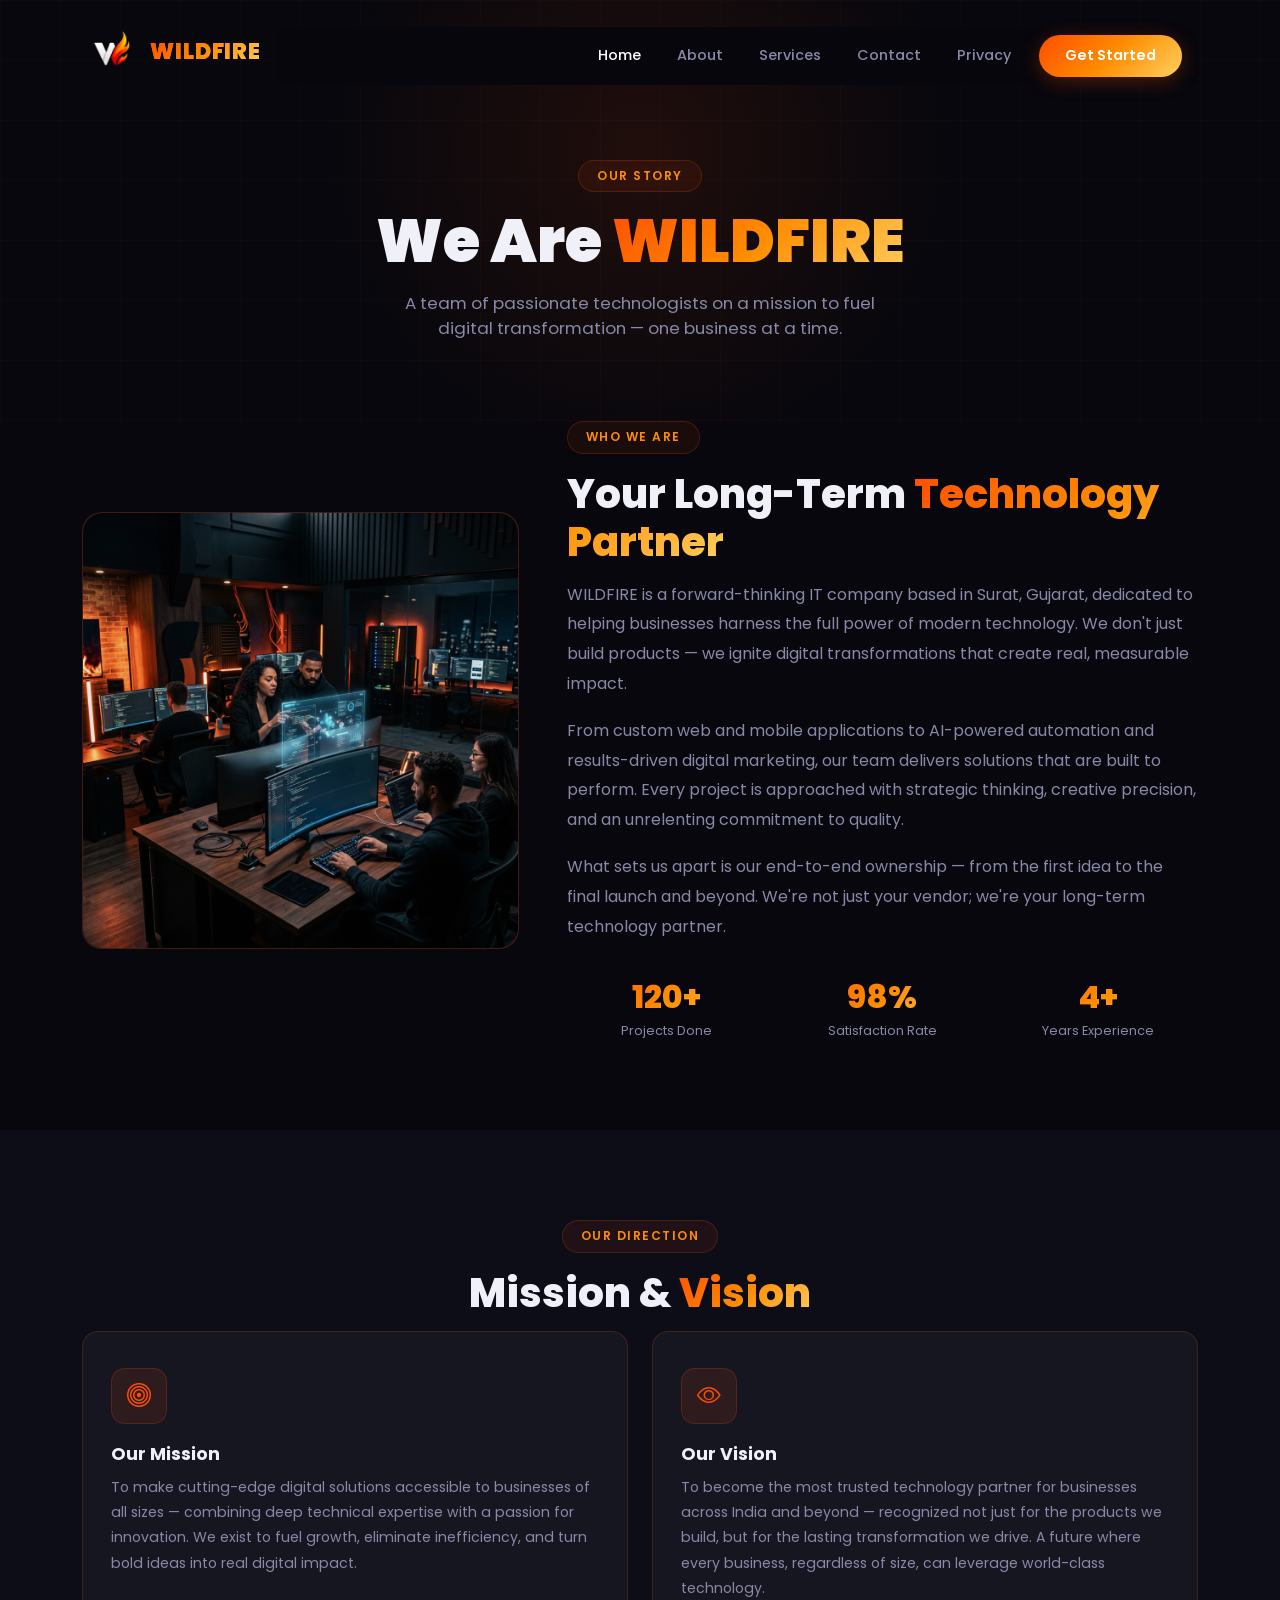
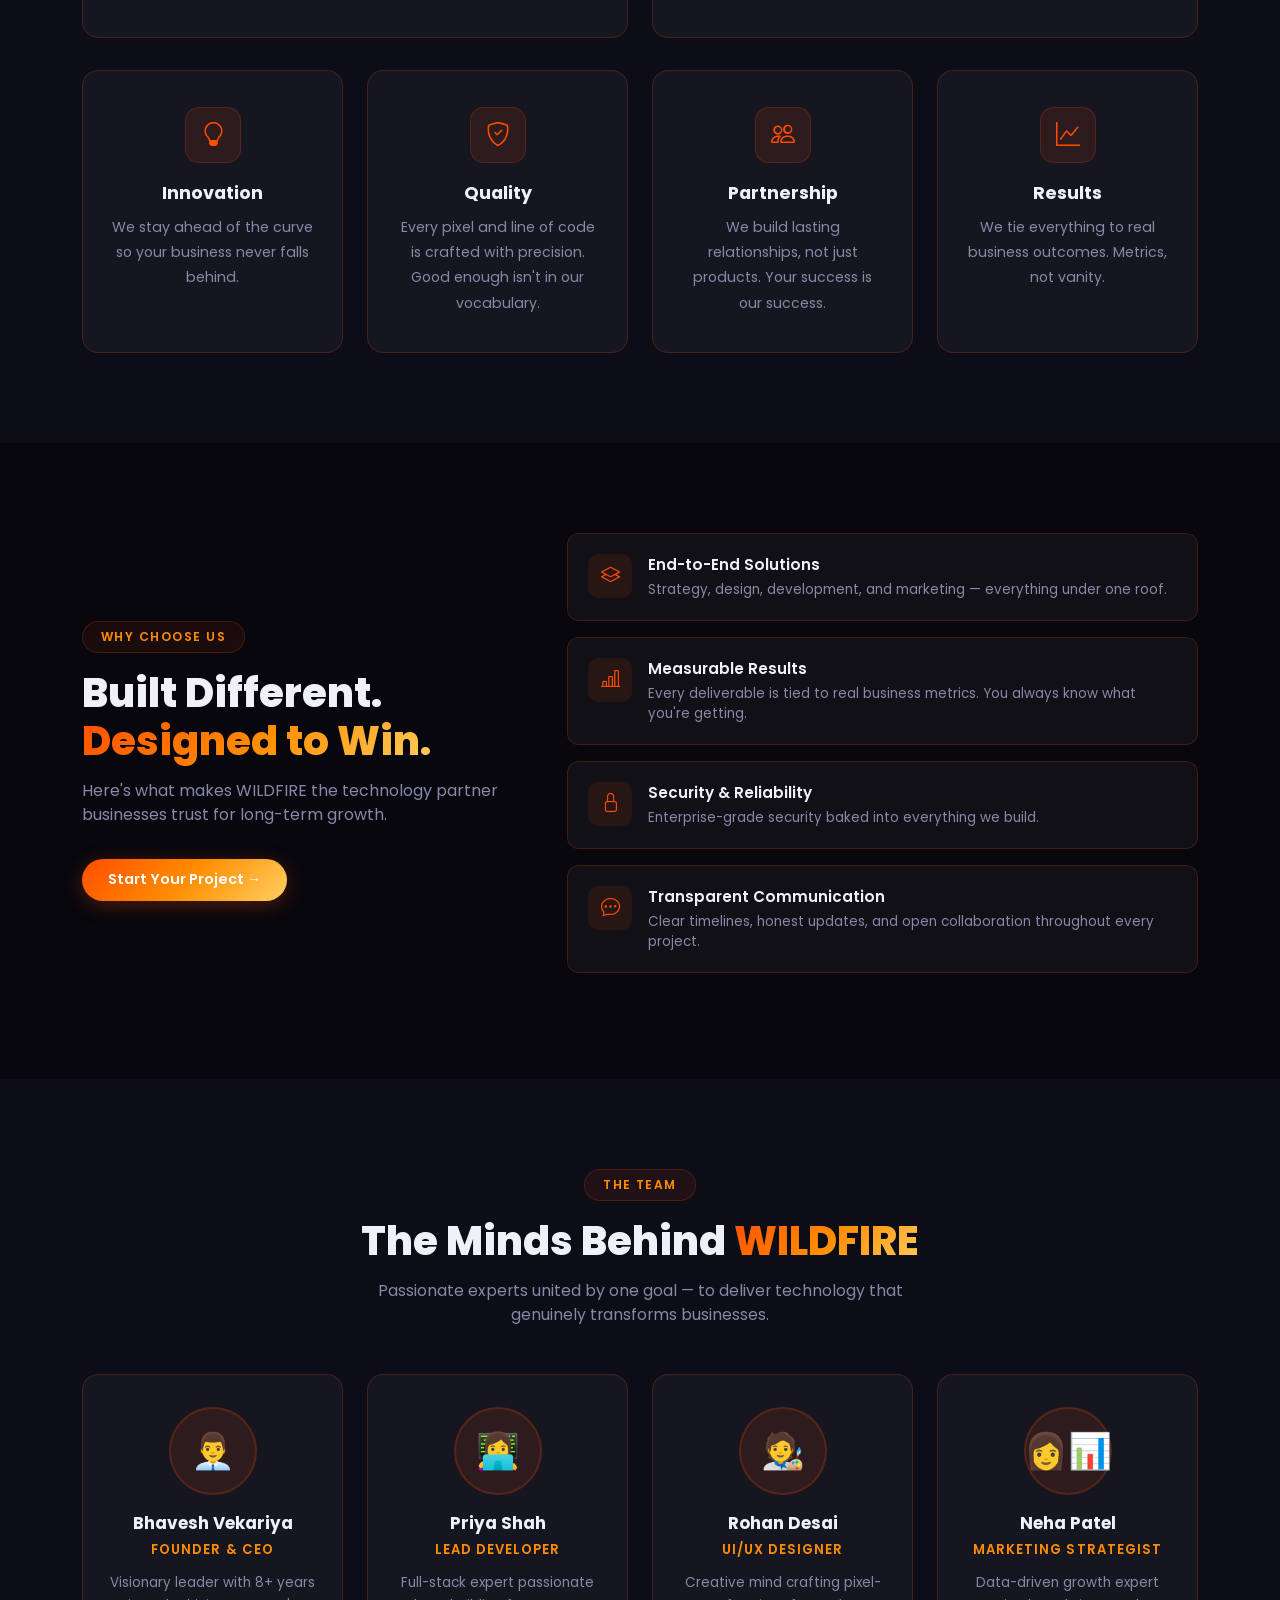
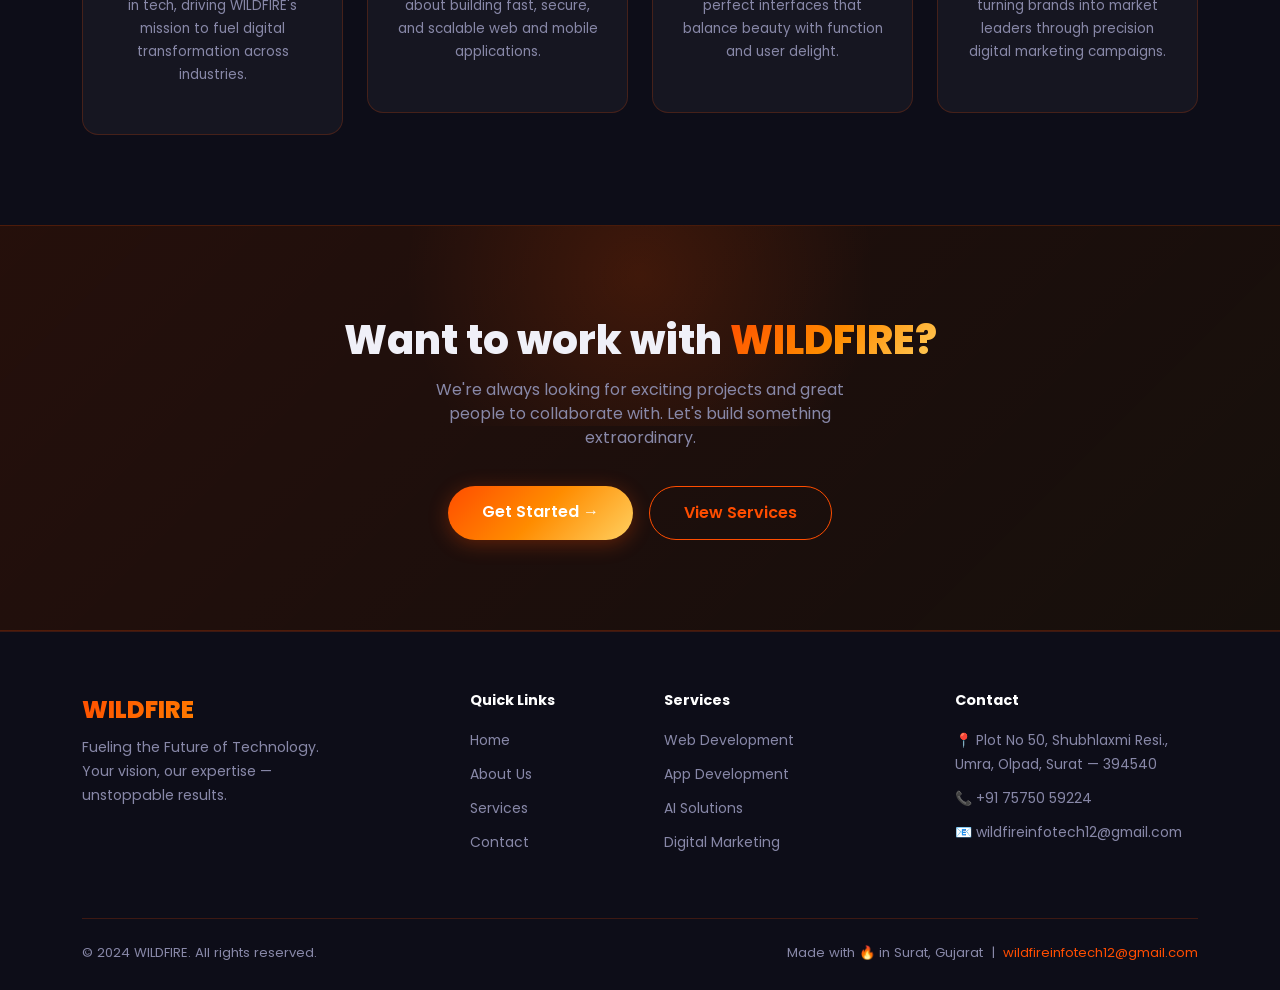
<file: about.html>
﻿<!DOCTYPE html>
<html lang="en">

<head>
  <meta charset="UTF-8" />
  <meta name="viewport" content="width=device-width, initial-scale=1.0" />
  <title>About Us — WILDFIRE</title>
  <meta name="description"
    content="Learn about WILDFIRE  — a forward-thinking IT company in Surat, Gujarat fueling digital transformation." />
  <link href="https://cdn.jsdelivr.net/npm/bootstrap@5.3.3/dist/css/bootstrap.min.css" rel="stylesheet" />
  <link href="https://cdn.jsdelivr.net/npm/bootstrap-icons@1.11.3/font/bootstrap-icons.min.css" rel="stylesheet" />
  <link href="https://fonts.googleapis.com/css2?family=Poppins:wght@300;400;500;600;700;800;900&display=swap"
    rel="stylesheet" />
  <style>
    :root {
      --fire: #FF4D00;
      --amber: #FF8C00;
      --dark: #07070D;
      --dark2: #0D0D18;
      --card-bg: rgba(255, 255, 255, 0.04);
      --border: rgba(255, 77, 0, 0.2);
      --muted: #8888A8;
      --gradient: linear-gradient(135deg, #FF4D00, #FF8C00, #FFD060);
    }

    * {
      box-sizing: border-box;
      margin: 0;
      padding: 0;
    }

    body {
      font-family: 'Poppins', sans-serif;
      background: var(--dark);
      color: #F0F0F8;
      overflow-x: hidden;
    }

    a {
      text-decoration: none;
      color: inherit;
    }

    /* Navbar */
    .navbar {
      background: transparent;
      padding: 18px 0;
      transition: all .3s;
    }

    .navbar.scrolled {
      background: rgba(7, 7, 13, .92);
      backdrop-filter: blur(20px);
      border-bottom: 1px solid var(--border);
      padding: 12px 0;
    }

    .navbar-brand {
      font-weight: 800;
      font-size: 1.5rem;
      background: var(--gradient);
      -webkit-background-clip: text;
      -webkit-text-fill-color: transparent;
      background-clip: text;
    }

    .nav-link {
      color: var(--muted) !important;
      font-weight: 500;
      font-size: .9rem;
      transition: color .3s;
      padding: 8px 16px !important;
    }

    .nav-link:hover,
    .nav-link.active {
      color: #fff !important;
    }

    .btn-fire {
      background: var(--gradient);
      color: #fff;
      border: none;
      border-radius: 50px;
      padding: 10px 26px;
      font-weight: 600;
      font-size: .9rem;
      transition: all .3s;
      box-shadow: 0 4px 20px rgba(255, 77, 0, .3);
    }

    .btn-fire:hover {
      transform: translateY(-2px);
      box-shadow: 0 8px 30px rgba(255, 77, 0, .5);
      color: #fff;
    }

    .btn-outline-fire {
      border: 1.5px solid var(--fire);
      color: var(--fire);
      border-radius: 50px;
      padding: 10px 26px;
      font-weight: 600;
      font-size: .9rem;
      transition: all .3s;
      background: transparent;
    }

    .btn-outline-fire:hover {
      background: rgba(255, 77, 0, .08);
      transform: translateY(-2px);
    }

    /* Page Hero */
    .page-hero {
      padding: 160px 0 80px;
      text-align: center;
      position: relative;
      overflow: hidden;
    }

    .page-hero::before {
      content: '';
      position: absolute;
      top: -200px;
      left: 50%;
      transform: translateX(-50%);
      width: 700px;
      height: 700px;
      background: radial-gradient(circle, rgba(255, 77, 0, .1) 0%, transparent 65%);
      pointer-events: none;
    }

    .hero-grid {
      position: absolute;
      inset: 0;
      background-image: linear-gradient(rgba(255, 77, 0, .03) 1px, transparent 1px), linear-gradient(90deg, rgba(255, 77, 0, .03) 1px, transparent 1px);
      background-size: 60px 60px;
      pointer-events: none;
    }

    .page-hero h1 {
      font-size: clamp(2.4rem, 5vw, 3.8rem);
      font-weight: 900;
      line-height: 1.1;
      margin-bottom: 16px;
    }

    .page-hero p {
      color: var(--muted);
      font-size: 1.05rem;
      max-width: 520px;
      margin: 0 auto;
    }

    .text-fire {
      background: var(--gradient);
      -webkit-background-clip: text;
      -webkit-text-fill-color: transparent;
      background-clip: text;
    }

    .badge-tag {
      display: inline-block;
      padding: 6px 18px;
      border-radius: 100px;
      border: 1px solid var(--border);
      background: rgba(255, 77, 0, .08);
      color: var(--amber);
      font-size: .76rem;
      font-weight: 600;
      letter-spacing: .12em;
      text-transform: uppercase;
      margin-bottom: 16px;
    }

    /* Sections */
    section {
      padding: 90px 0;
    }

    .bg-dark2 {
      background: var(--dark2);
    }

    .section-title {
      font-size: clamp(1.8rem, 3.5vw, 2.5rem);
      font-weight: 800;
      line-height: 1.2;
      margin-bottom: 14px;
    }

    .section-sub {
      color: var(--muted);
      font-size: .98rem;
      margin-bottom: 48px;
      max-width: 540px;
    }

    /* Cards */
    .wf-card {
      background: var(--card-bg);
      border: 1px solid var(--border);
      border-radius: 16px;
      padding: 36px 28px;
      height: 100%;
      transition: all .3s;
      position: relative;
      overflow: hidden;
    }

    .wf-card::before {
      content: '';
      position: absolute;
      top: 0;
      left: 0;
      right: 0;
      height: 2px;
      background: var(--gradient);
      opacity: 0;
      transition: opacity .3s;
    }

    .wf-card:hover {
      transform: translateY(-7px);
      border-color: rgba(255, 77, 0, .4);
      box-shadow: 0 0 40px rgba(255, 77, 0, .18);
    }

    .wf-card:hover::before {
      opacity: 1;
    }

    .card-icon {
      width: 56px;
      height: 56px;
      border-radius: 14px;
      background: rgba(255, 77, 0, .1);
      border: 1px solid var(--border);
      display: flex;
      align-items: center;
      justify-content: center;
      font-size: 1.5rem;
      color: var(--fire);
      margin-bottom: 20px;
      transition: all .3s;
    }

    .wf-card:hover .card-icon {
      background: rgba(255, 77, 0, .2);
      transform: scale(1.08);
    }

    .wf-card h5 {
      font-weight: 700;
      font-size: 1.1rem;
      margin-bottom: 10px;
    }

    .wf-card p {
      color: var(--muted);
      font-size: .88rem;
      line-height: 1.8;
      margin: 0;
    }

    /* Feature rows */
    .feature-item {
      display: flex;
      gap: 16px;
      align-items: flex-start;
      padding: 20px;
      background: var(--card-bg);
      border: 1px solid var(--border);
      border-radius: 12px;
      transition: all .3s;
      margin-bottom: 16px;
    }

    .feature-item:hover {
      border-color: rgba(255, 77, 0, .4);
    }

    .feature-icon {
      width: 44px;
      height: 44px;
      border-radius: 10px;
      background: rgba(255, 77, 0, .1);
      display: flex;
      align-items: center;
      justify-content: center;
      font-size: 1.2rem;
      color: var(--fire);
      flex-shrink: 0;
    }

    .feature-title {
      font-weight: 600;
      font-size: .95rem;
      margin-bottom: 3px;
    }

    .feature-text {
      color: var(--muted);
      font-size: .84rem;
    }

    /* Team */
    .team-card {
      background: var(--card-bg);
      border: 1px solid var(--border);
      border-radius: 16px;
      padding: 32px 24px;
      text-align: center;
      transition: all .3s;
      position: relative;
      overflow: hidden;
    }

    .team-card::before {
      content: '';
      position: absolute;
      top: 0;
      left: 0;
      right: 0;
      height: 2px;
      background: var(--gradient);
      opacity: 0;
      transition: opacity .3s;
    }

    .team-card:hover {
      transform: translateY(-8px);
      border-color: rgba(255, 77, 0, .4);
      box-shadow: 0 0 40px rgba(255, 77, 0, .18);
    }

    .team-card:hover::before {
      opacity: 1;
    }

    .team-avatar {
      width: 88px;
      height: 88px;
      border-radius: 50%;
      background: rgba(255, 77, 0, .1);
      border: 2px solid var(--border);
      display: flex;
      align-items: center;
      justify-content: center;
      font-size: 2.2rem;
      margin: 0 auto 16px;
      transition: all .3s;
    }

    .team-card:hover .team-avatar {
      border-color: var(--fire);
      background: rgba(255, 77, 0, .18);
      transform: scale(1.06);
    }

    .team-name {
      font-weight: 700;
      font-size: 1.05rem;
      margin-bottom: 4px;
    }

    .team-role {
      color: var(--amber);
      font-size: .82rem;
      font-weight: 600;
      text-transform: uppercase;
      letter-spacing: .08em;
      margin-bottom: 12px;
    }

    .team-bio {
      color: var(--muted);
      font-size: .84rem;
      line-height: 1.7;
    }

    /* About visual */
    .about-visual {
      background: var(--card-bg);
      border: 1px solid var(--border);
      border-radius: 20px;
      aspect-ratio: 1;
      display: flex;
      align-items: center;
      justify-content: center;
      font-size: 7rem;
      position: relative;
      overflow: hidden;
    }

    .about-visual::before {
      content: '';
      position: absolute;
      inset: 0;
      background: var(--gradient);
      opacity: .05;
    }

    /* CTA */
    .cta-section {
      background: linear-gradient(135deg, rgba(255, 77, 0, .12), rgba(255, 140, 0, .06));
      border-top: 1px solid var(--border);
      border-bottom: 1px solid var(--border);
      text-align: center;
      position: relative;
      overflow: hidden;
    }

    .cta-section::before {
      content: '';
      position: absolute;
      top: -100px;
      left: 50%;
      transform: translateX(-50%);
      width: 600px;
      height: 300px;
      background: radial-gradient(circle, rgba(255, 77, 0, .15) 0%, transparent 70%);
    }

    .cta-section h2 {
      font-size: clamp(1.8rem, 3.5vw, 2.5rem);
      font-weight: 800;
      margin-bottom: 14px;
    }

    .cta-section p {
      color: var(--muted);
      max-width: 460px;
      margin: 0 auto 36px;
    }

    /* Footer */
    footer {
      background: var(--dark2);
      border-top: 1px solid var(--border);
      padding: 60px 0 28px;
    }

    .footer-brand-name {
      font-size: 1.5rem;
      font-weight: 800;
      background: var(--gradient);
      -webkit-background-clip: text;
      -webkit-text-fill-color: transparent;
      background-clip: text;
    }

    .footer-tagline {
      color: var(--muted);
      font-size: .88rem;
      margin-top: 8px;
      max-width: 260px;
      line-height: 1.7;
    }

    footer h6 {
      font-weight: 700;
      font-size: .9rem;
      color: #fff;
      margin-bottom: 18px;
    }

    footer ul {
      list-style: none;
      padding: 0;
    }

    footer ul li {
      margin-bottom: 10px;
    }

    footer ul li a {
      color: var(--muted);
      font-size: .87rem;
      transition: all .3s;
    }

    footer ul li a:hover {
      color: var(--fire);
      padding-left: 4px;
    }

    footer ul li span {
      color: var(--muted);
      font-size: .87rem;
    }

    .footer-bottom {
      border-top: 1px solid var(--border);
      padding-top: 24px;
      margin-top: 48px;
      display: flex;
      justify-content: space-between;
      align-items: center;
      flex-wrap: wrap;
      gap: 10px;
    }

    .footer-bottom p {
      color: var(--muted);
      font-size: .82rem;
      margin: 0;
    }

    .footer-bottom a {
      color: var(--fire);
    }

    /* Reveal */
    .reveal {
      opacity: 0;
      transform: translateY(26px);
      transition: opacity .7s ease, transform .7s ease;
    }

    .reveal.visible {
      opacity: 1;
      transform: translateY(0);
    }

    .d1 {
      transition-delay: .1s;
    }

    .d2 {
      transition-delay: .2s;
    }

    .d3 {
      transition-delay: .3s;
    }

    .d4 {
      transition-delay: .4s;
    }
  </style>
</head>

<body>

  <!-- NAVBAR -->
  <nav class="navbar navbar-expand-lg fixed-top" id="navbar">
    <div class="container">
      <a class="navbar-brand" href="index.html"><img src="img/weblogo.png" alt="WILDFIRE"
          style="height:58px;width:auto;object-fit:contain;margin-right:10px;" /><span
          style="font-family:Poppins,sans-serif;font-weight:800;font-size:1.4rem;background:linear-gradient(135deg,#FF4D00,#FF8C00,#FFD060);-webkit-background-clip:text;-webkit-text-fill-color:transparent;background-clip:text;letter-spacing:0.04em;vertical-align:middle;">WILDFIRE</span></a>
      <button class="navbar-toggler border-0" type="button" data-bs-toggle="collapse" data-bs-target="#navMenu"
        aria-label="Toggle navigation" style="color:#fff;">
        <i class="bi bi-list" style="font-size:1.5rem;"></i>
      </button>
      <div class="collapse navbar-collapse" id="navMenu"
        style="background:rgba(7,7,13,.97);border-radius:12px;margin-top:8px;padding:8px 16px;">
        <ul class="navbar-nav ms-auto align-items-lg-center gap-1 py-2 py-lg-0" style="background:transparent;">
          <li class="nav-item"><a class="nav-link active" href="index.html">Home</a></li>
          <li class="nav-item"><a class="nav-link" href="about.html">About</a></li>
          <li class="nav-item"><a class="nav-link" href="services.html">Services</a></li>
          <li class="nav-item"><a class="nav-link" href="contact.html">Contact</a></li>
          <li class="nav-item"><a class="nav-link" href="privacy.html">Privacy</a></li>
          <li class="nav-item ms-lg-2 mt-2 mt-lg-0"><a href="contact.html" class="btn btn-fire">Get
              Started</a></li>
        </ul>
      </div>
    </div>
  </nav>

  <!-- PAGE HERO -->
  <section class="page-hero">
    <div class="hero-grid"></div>
    <div class="container position-relative">
      <span class="badge-tag reveal">Our Story</span>
      <h1 class="reveal">We Are <span class="text-fire">WILDFIRE</span></h1>
      <p class="reveal">A team of passionate technologists on a mission to fuel digital transformation — one business at
        a time.</p>
    </div>
  </section>

  <!-- COMPANY INTRO -->
  <section style="padding-top:0;">
    <div class="container">
      <div class="row align-items-center g-5">
        <div class="col-lg-5 reveal">
          <div class="about-visual"><img src="images/about-visual.png" alt="WILDFIRE Team"
              style="width:100%;height:100%;object-fit:cover;border-radius:20px;opacity:0.93;" /></div>
        </div>
        <div class="col-lg-7">
          <span class="badge-tag reveal">Who We Are</span>
          <h2 class="section-title reveal">Your Long-Term <span class="text-fire">Technology Partner</span></h2>
          <p class="reveal" style="color:var(--muted);line-height:1.85;margin-bottom:18px;">WILDFIRE is a
            forward-thinking IT company based in Surat, Gujarat, dedicated to helping businesses harness the full power
            of modern technology. We don't just build products — we ignite digital transformations that create real,
            measurable impact.</p>
          <p class="reveal" style="color:var(--muted);line-height:1.85;margin-bottom:18px;">From custom web and mobile
            applications to AI-powered automation and results-driven digital marketing, our team delivers solutions that
            are built to perform. Every project is approached with strategic thinking, creative precision, and an
            unrelenting commitment to quality.</p>
          <p class="reveal" style="color:var(--muted);line-height:1.85;margin-bottom:32px;">What sets us apart is our
            end-to-end ownership — from the first idea to the final launch and beyond. We're not just your vendor; we're
            your long-term technology partner.</p>
          <div class="row g-3 reveal">
            <div class="col-4 text-center">
              <div
                style="font-size:2rem;font-weight:800;background:var(--gradient);-webkit-background-clip:text;-webkit-text-fill-color:transparent;background-clip:text;">
                120+</div>
              <div style="color:var(--muted);font-size:.8rem;">Projects Done</div>
            </div>
            <div class="col-4 text-center">
              <div
                style="font-size:2rem;font-weight:800;background:var(--gradient);-webkit-background-clip:text;-webkit-text-fill-color:transparent;background-clip:text;">
                98%</div>
              <div style="color:var(--muted);font-size:.8rem;">Satisfaction Rate</div>
            </div>
            <div class="col-4 text-center">
              <div
                style="font-size:2rem;font-weight:800;background:var(--gradient);-webkit-background-clip:text;-webkit-text-fill-color:transparent;background-clip:text;">
                4+</div>
              <div style="color:var(--muted);font-size:.8rem;">Years Experience</div>
            </div>
          </div>
        </div>
      </div>
    </div>
  </section>

  <!-- MISSION & VISION -->
  <section class="bg-dark2">
    <div class="container">
      <div class="text-center reveal">
        <span class="badge-tag">Our Direction</span>
        <h2 class="section-title">Mission &amp; <span class="text-fire">Vision</span></h2>
      </div>
      <div class="row g-4">
        <div class="col-md-6 reveal d1">
          <div class="wf-card h-100">
            <div class="card-icon"><i class="bi bi-bullseye"></i></div>
            <h5>Our Mission</h5>
            <p>To make cutting-edge digital solutions accessible to businesses of all sizes — combining deep technical
              expertise with a passion for innovation. We exist to fuel growth, eliminate inefficiency, and turn bold
              ideas into real digital impact.</p>
          </div>
        </div>
        <div class="col-md-6 reveal d2">
          <div class="wf-card h-100">
            <div class="card-icon"><i class="bi bi-eye"></i></div>
            <h5>Our Vision</h5>
            <p>To become the most trusted technology partner for businesses across India and beyond — recognized not
              just for the products we build, but for the lasting transformation we drive. A future where every
              business, regardless of size, can leverage world-class technology.</p>
          </div>
        </div>
      </div>

      <!-- Core Values -->
      <div class="row g-4 mt-2">
        <div class="col-md-6 col-lg-3 reveal d1">
          <div class="wf-card text-center">
            <div class="card-icon mx-auto"><i class="bi bi-lightbulb"></i></div>
            <h5>Innovation</h5>
            <p>We stay ahead of the curve so your business never falls behind.</p>
          </div>
        </div>
        <div class="col-md-6 col-lg-3 reveal d2">
          <div class="wf-card text-center">
            <div class="card-icon mx-auto"><i class="bi bi-shield-check"></i></div>
            <h5>Quality</h5>
            <p>Every pixel and line of code is crafted with precision. Good enough isn't in our vocabulary.</p>
          </div>
        </div>
        <div class="col-md-6 col-lg-3 reveal d3">
          <div class="wf-card text-center">
            <div class="card-icon mx-auto"><i class="bi bi-people"></i></div>
            <h5>Partnership</h5>
            <p>We build lasting relationships, not just products. Your success is our success.</p>
          </div>
        </div>
        <div class="col-md-6 col-lg-3 reveal d4">
          <div class="wf-card text-center">
            <div class="card-icon mx-auto"><i class="bi bi-graph-up"></i></div>
            <h5>Results</h5>
            <p>We tie everything to real business outcomes. Metrics, not vanity.</p>
          </div>
        </div>
      </div>
    </div>
  </section>

  <!-- WHY WILDFIRE -->
  <section>
    <div class="container">
      <div class="row align-items-center g-5">
        <div class="col-lg-5 reveal">
          <span class="badge-tag">Why Choose Us</span>
          <h2 class="section-title">Built Different. <span class="text-fire">Designed to Win.</span></h2>
          <p style="color:var(--muted);margin-bottom:32px;">Here's what makes WILDFIRE the technology partner businesses
            trust for long-term growth.</p>
          <a href="contact.html" class="btn btn-fire">Start Your Project →</a>
        </div>
        <div class="col-lg-7">
          <div class="reveal d1">
            <div class="feature-item">
              <div class="feature-icon"><i class="bi bi-layers"></i></div>
              <div>
                <div class="feature-title">End-to-End Solutions</div>
                <div class="feature-text">Strategy, design, development, and marketing — everything under one roof.
                </div>
              </div>
            </div>
          </div>
          <div class="reveal d2">
            <div class="feature-item">
              <div class="feature-icon"><i class="bi bi-bar-chart-line"></i></div>
              <div>
                <div class="feature-title">Measurable Results</div>
                <div class="feature-text">Every deliverable is tied to real business metrics. You always know what
                  you're getting.</div>
              </div>
            </div>
          </div>
          <div class="reveal d3">
            <div class="feature-item">
              <div class="feature-icon"><i class="bi bi-lock"></i></div>
              <div>
                <div class="feature-title">Security & Reliability</div>
                <div class="feature-text">Enterprise-grade security baked into everything we build.</div>
              </div>
            </div>
          </div>
          <div class="reveal d4">
            <div class="feature-item">
              <div class="feature-icon"><i class="bi bi-chat-dots"></i></div>
              <div>
                <div class="feature-title">Transparent Communication</div>
                <div class="feature-text">Clear timelines, honest updates, and open collaboration throughout every
                  project.</div>
              </div>
            </div>
          </div>
        </div>
      </div>
    </div>
  </section>

  <!-- TEAM -->
  <section class="bg-dark2">
    <div class="container">
      <div class="text-center reveal">
        <span class="badge-tag">The Team</span>
        <h2 class="section-title">The Minds Behind <span class="text-fire">WILDFIRE</span></h2>
        <p class="section-sub mx-auto">Passionate experts united by one goal — to deliver technology that genuinely
          transforms businesses.</p>
      </div>
      <div class="row g-4 justify-content-center">
        <div class="col-sm-6 col-lg-3 reveal d1">
          <div class="team-card">
            <div class="team-avatar">👨‍💼</div>
            <div class="team-name">Bhavesh Vekariya</div>
            <div class="team-role">Founder & CEO</div>
            <p class="team-bio">Visionary leader with 8+ years in tech, driving WILDFIRE's mission to fuel digital
              transformation across industries.</p>
          </div>
        </div>
        <div class="col-sm-6 col-lg-3 reveal d2">
          <div class="team-card">
            <div class="team-avatar">👩‍💻</div>
            <div class="team-name">Priya Shah</div>
            <div class="team-role">Lead Developer</div>
            <p class="team-bio">Full-stack expert passionate about building fast, secure, and scalable web and mobile
              applications.</p>
          </div>
        </div>
        <div class="col-sm-6 col-lg-3 reveal d3">
          <div class="team-card">
            <div class="team-avatar">🧑‍🎨</div>
            <div class="team-name">Rohan Desai</div>
            <div class="team-role">UI/UX Designer</div>
            <p class="team-bio">Creative mind crafting pixel-perfect interfaces that balance beauty with function and
              user delight.</p>
          </div>
        </div>
        <div class="col-sm-6 col-lg-3 reveal d4">
          <div class="team-card">
            <div class="team-avatar">👩‍📊</div>
            <div class="team-name">Neha Patel</div>
            <div class="team-role">Marketing Strategist</div>
            <p class="team-bio">Data-driven growth expert turning brands into market leaders through precision digital
              marketing campaigns.</p>
          </div>
        </div>
      </div>
    </div>
  </section>

  <!-- CTA -->
  <section class="cta-section">
    <div class="container position-relative">
      <div class="reveal">
        <h2>Want to work with <span class="text-fire">WILDFIRE?</span></h2>
        <p>We're always looking for exciting projects and great people to collaborate with. Let's build something
          extraordinary.</p>
        <div class="d-flex flex-wrap justify-content-center gap-3">
          <a href="contact.html" class="btn btn-fire" style="font-size:1rem;padding:14px 34px;">Get Started →</a>
          <a href="services.html" class="btn btn-outline-fire" style="font-size:1rem;padding:14px 34px;">View
            Services</a>
        </div>
      </div>
    </div>
  </section>

  <!-- FOOTER -->
  <footer>
    <div class="container">
      <div class="row g-5">
        <div class="col-lg-4">
          <div class="footer-brand-name">WILDFIRE</div>
          <p class="footer-tagline">Fueling the Future of Technology. Your vision, our expertise — unstoppable results.
          </p>
        </div>
        <div class="col-sm-6 col-lg-2">
          <h6>Quick Links</h6>
          <ul>
            <li><a href="index.html">Home</a></li>
            <li><a href="about.html">About Us</a></li>
            <li><a href="services.html">Services</a></li>
            <li><a href="contact.html">Contact</a></li>
          </ul>
        </div>
        <div class="col-sm-6 col-lg-3">
          <h6>Services</h6>
          <ul>
            <li><a href="services.html">Web Development</a></li>
            <li><a href="services.html">App Development</a></li>
            <li><a href="services.html">AI Solutions</a></li>
            <li><a href="services.html">Digital Marketing</a></li>
          </ul>
        </div>
        <div class="col-lg-3">
          <h6>Contact</h6>
          <ul>
            <li><span>📍 Plot No 50, Shubhlaxmi Resi., Umra, Olpad, Surat — 394540</span></li>
            <li><a href="tel:+917575059224">📞 +91 75750 59224</a></li>
            <li><a href="mailto:wildfireinfotech12@gmail.com">📧 wildfireinfotech12@gmail.com</a></li>
          </ul>
        </div>
      </div>
      <div class="footer-bottom">
        <p>© 2024 WILDFIRE. All rights reserved.</p>
        <p>Made with 🔥 in Surat, Gujarat &nbsp;|&nbsp; <a
            href="mailto:wildfireinfotech12@gmail.com">wildfireinfotech12@gmail.com</a></p>
      </div>
    </div>
  </footer>

  <script src="https://cdn.jsdelivr.net/npm/bootstrap@5.3.3/dist/js/bootstrap.bundle.min.js"></script>
  <script>
    window.addEventListener('scroll', () => {
      document.getElementById('navbar').classList.toggle('scrolled', window.scrollY > 40);
    });
    const obs = new IntersectionObserver(entries => {
      entries.forEach(e => { if (e.isIntersecting) { e.target.classList.add('visible'); obs.unobserve(e.target); } });
    }, { threshold: 0.1 });
    document.querySelectorAll('.reveal').forEach(el => obs.observe(el));
  </script>
</body>

</html>
</file>
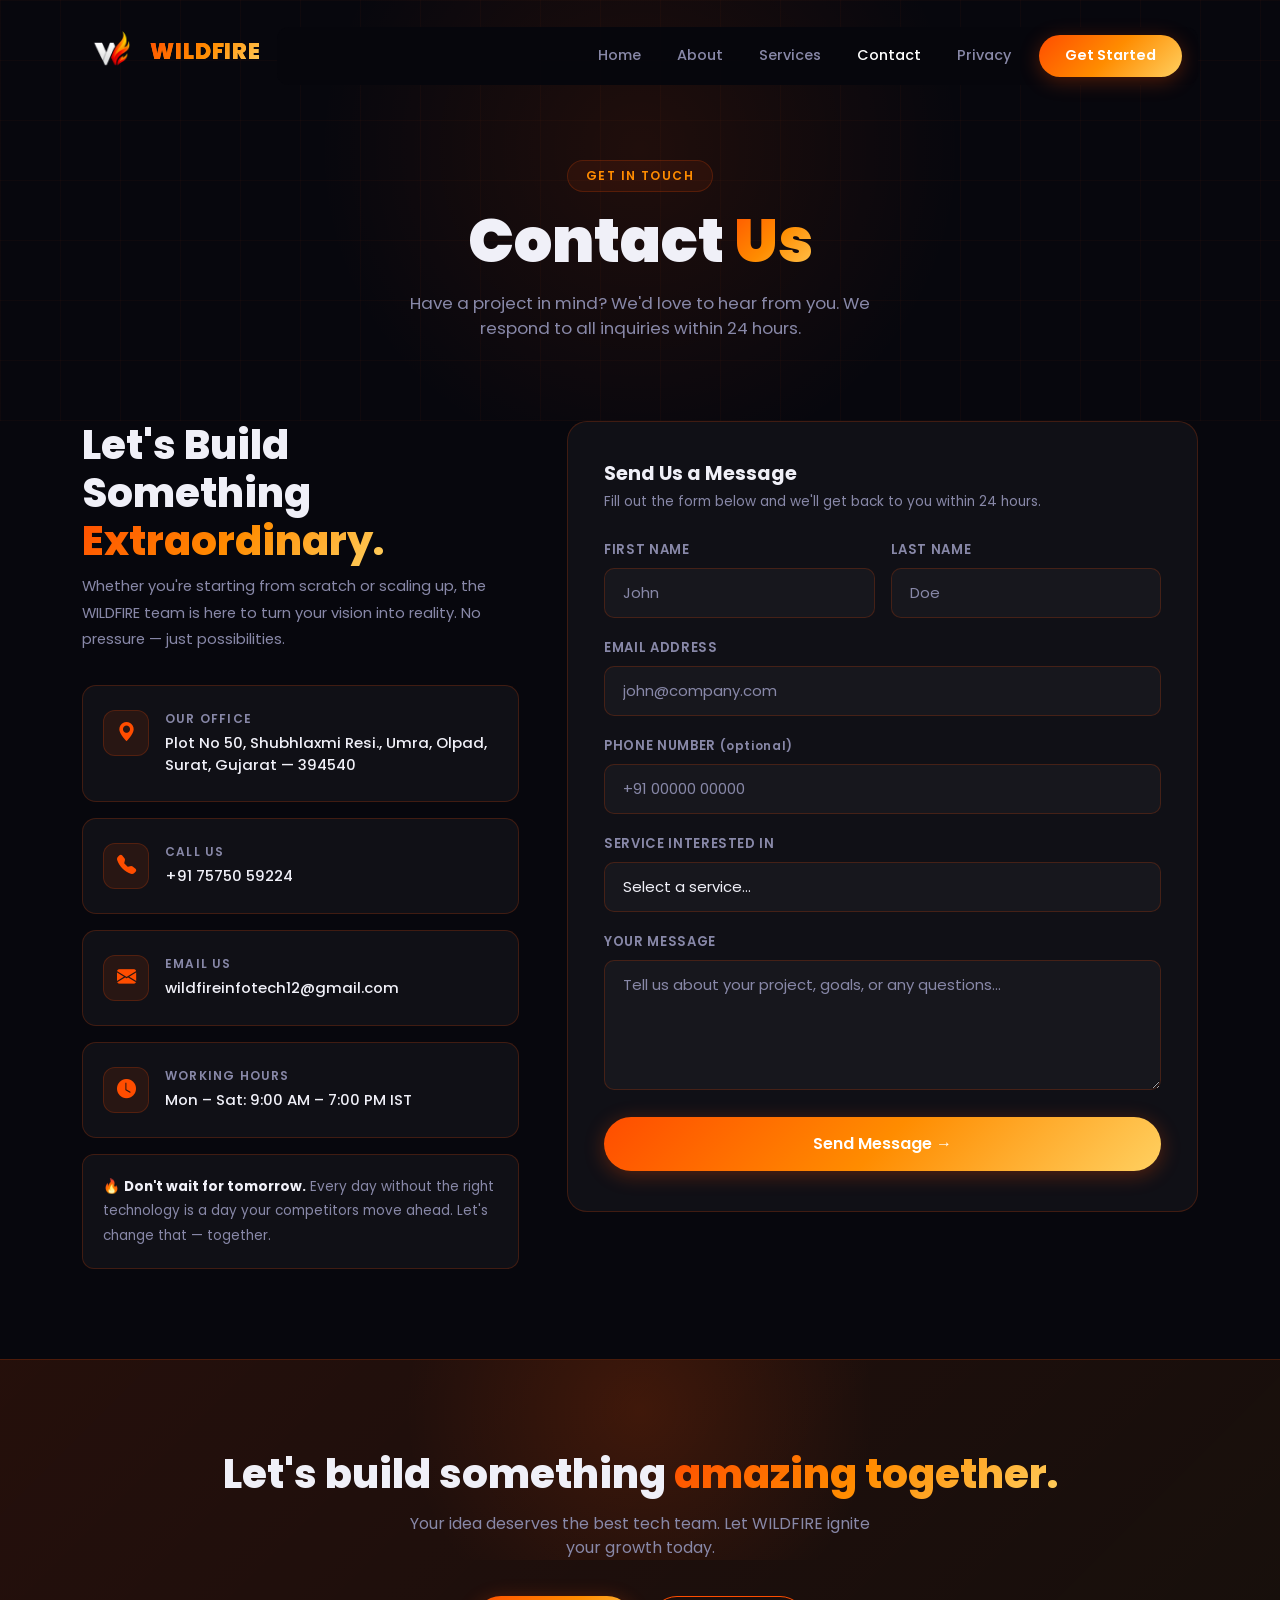
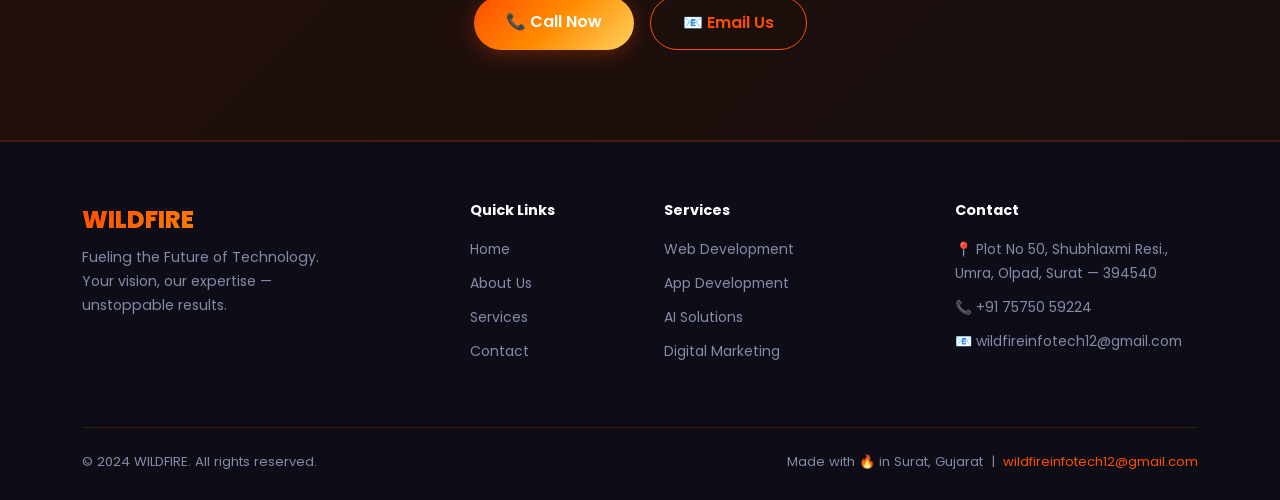
<file: contact.html>
<!DOCTYPE html>
<html lang="en">

<head>
  <meta charset="UTF-8" />
  <meta name="viewport" content="width=device-width, initial-scale=1.0" />
  <title>Contact Us — WILDFIRE</title>
  <meta name="description"
    content="Contact WILDFIRE  — Surat, Gujarat. Let's build something extraordinary together." />
  <link href="https://cdn.jsdelivr.net/npm/bootstrap@5.3.3/dist/css/bootstrap.min.css" rel="stylesheet" />
  <link href="https://cdn.jsdelivr.net/npm/bootstrap-icons@1.11.3/font/bootstrap-icons.min.css" rel="stylesheet" />
  <link href="https://fonts.googleapis.com/css2?family=Poppins:wght@300;400;500;600;700;800;900&display=swap"
    rel="stylesheet" />
  <style>
    :root {
      --fire: #FF4D00;
      --amber: #FF8C00;
      --dark: #07070D;
      --dark2: #0D0D18;
      --card-bg: rgba(255, 255, 255, 0.04);
      --border: rgba(255, 77, 0, 0.2);
      --muted: #8888A8;
      --gradient: linear-gradient(135deg, #FF4D00, #FF8C00, #FFD060);
    }

    * {
      box-sizing: border-box;
      margin: 0;
      padding: 0;
    }

    body {
      font-family: 'Poppins', sans-serif;
      background: var(--dark);
      color: #F0F0F8;
      overflow-x: hidden;
    }

    a {
      text-decoration: none;
      color: inherit;
    }

    /* Navbar */
    .navbar {
      background: transparent;
      padding: 18px 0;
      transition: all .3s;
    }

    .navbar.scrolled {
      background: rgba(7, 7, 13, .92);
      backdrop-filter: blur(20px);
      border-bottom: 1px solid var(--border);
      padding: 12px 0;
    }

    .navbar-brand {
      font-weight: 800;
      font-size: 1.5rem;
      background: var(--gradient);
      -webkit-background-clip: text;
      -webkit-text-fill-color: transparent;
      background-clip: text;
    }

    .nav-link {
      color: var(--muted) !important;
      font-weight: 500;
      font-size: .9rem;
      transition: color .3s;
      padding: 8px 16px !important;
    }

    .nav-link:hover,
    .nav-link.active {
      color: #fff !important;
    }

    .btn-fire {
      background: var(--gradient);
      color: #fff;
      border: none;
      border-radius: 50px;
      padding: 10px 26px;
      font-weight: 600;
      font-size: .9rem;
      transition: all .3s;
      box-shadow: 0 4px 20px rgba(255, 77, 0, .3);
    }

    .btn-fire:hover {
      transform: translateY(-2px);
      box-shadow: 0 8px 30px rgba(255, 77, 0, .5);
      color: #fff;
    }

    .btn-outline-fire {
      border: 1.5px solid var(--fire);
      color: var(--fire);
      border-radius: 50px;
      padding: 10px 26px;
      font-weight: 600;
      font-size: .9rem;
      transition: all .3s;
      background: transparent;
    }

    .btn-outline-fire:hover {
      background: rgba(255, 77, 0, .08);
      transform: translateY(-2px);
    }

    /* Page Hero */
    .page-hero {
      padding: 160px 0 80px;
      text-align: center;
      position: relative;
      overflow: hidden;
    }

    .page-hero::before {
      content: '';
      position: absolute;
      top: -200px;
      left: 50%;
      transform: translateX(-50%);
      width: 700px;
      height: 700px;
      background: radial-gradient(circle, rgba(255, 77, 0, .1) 0%, transparent 65%);
      pointer-events: none;
    }

    .hero-grid {
      position: absolute;
      inset: 0;
      background-image: linear-gradient(rgba(255, 77, 0, .03) 1px, transparent 1px), linear-gradient(90deg, rgba(255, 77, 0, .03) 1px, transparent 1px);
      background-size: 60px 60px;
      pointer-events: none;
    }

    .page-hero h1 {
      font-size: clamp(2.4rem, 5vw, 3.8rem);
      font-weight: 900;
      line-height: 1.1;
      margin-bottom: 16px;
    }

    .page-hero p {
      color: var(--muted);
      font-size: 1.05rem;
      max-width: 520px;
      margin: 0 auto;
    }

    .text-fire {
      background: var(--gradient);
      -webkit-background-clip: text;
      -webkit-text-fill-color: transparent;
      background-clip: text;
    }

    .badge-tag {
      display: inline-block;
      padding: 6px 18px;
      border-radius: 100px;
      border: 1px solid var(--border);
      background: rgba(255, 77, 0, .08);
      color: var(--amber);
      font-size: .76rem;
      font-weight: 600;
      letter-spacing: .12em;
      text-transform: uppercase;
      margin-bottom: 16px;
    }

    /* Sections */
    section {
      padding: 90px 0;
    }

    .bg-dark2 {
      background: var(--dark2);
    }

    .section-title {
      font-size: clamp(1.8rem, 3.5vw, 2.5rem);
      font-weight: 800;
      line-height: 1.2;
      margin-bottom: 14px;
    }

    /* Contact info cards */
    .info-card {
      background: var(--card-bg);
      border: 1px solid var(--border);
      border-radius: 14px;
      padding: 24px 20px;
      display: flex;
      align-items: flex-start;
      gap: 16px;
      transition: all .3s;
      margin-bottom: 16px;
    }

    .info-card:hover {
      border-color: rgba(255, 77, 0, .4);
      transform: translateX(5px);
    }

    .info-icon {
      width: 46px;
      height: 46px;
      border-radius: 12px;
      background: rgba(255, 77, 0, .1);
      border: 1px solid var(--border);
      display: flex;
      align-items: center;
      justify-content: center;
      font-size: 1.2rem;
      color: var(--fire);
      flex-shrink: 0;
    }

    .info-label {
      font-size: .75rem;
      color: var(--muted);
      text-transform: uppercase;
      letter-spacing: .1em;
      font-weight: 600;
      margin-bottom: 4px;
    }

    .info-value {
      font-size: .93rem;
      font-weight: 500;
      color: #F0F0F8;
    }

    .info-value a {
      color: #F0F0F8;
      transition: color .3s;
    }

    .info-value a:hover {
      color: var(--fire);
    }

    /* Form */
    .form-wrap {
      background: var(--card-bg);
      border: 1px solid var(--border);
      border-radius: 20px;
      padding: 40px 36px;
    }

    .form-wrap h4 {
      font-weight: 700;
      font-size: 1.2rem;
      margin-bottom: 6px;
    }

    .form-wrap .sub {
      color: var(--muted);
      font-size: .85rem;
      margin-bottom: 28px;
    }

    .form-group {
      margin-bottom: 20px;
    }

    .form-group label {
      display: block;
      font-size: .82rem;
      font-weight: 600;
      color: var(--muted);
      margin-bottom: 8px;
      letter-spacing: .05em;
      text-transform: uppercase;
    }

    .form-control-wf {
      width: 100%;
      padding: 13px 18px;
      background: rgba(255, 255, 255, 0.03);
      border: 1px solid var(--border);
      border-radius: 10px;
      color: #F0F0F8;
      font-family: 'Poppins', sans-serif;
      font-size: .93rem;
      transition: all .3s;
      outline: none;
    }

    .form-control-wf::placeholder {
      color: var(--muted);
    }

    .form-control-wf:focus {
      border-color: var(--fire);
      background: rgba(255, 77, 0, .04);
      box-shadow: 0 0 0 3px rgba(255, 77, 0, .12);
    }

    .form-control-wf.is-error {
      border-color: #ef4444;
    }

    .form-control-wf.is-success {
      border-color: #22c55e;
    }

    textarea.form-control-wf {
      resize: vertical;
      min-height: 130px;
    }

    .field-error {
      display: none;
      color: #f87171;
      font-size: .78rem;
      margin-top: 5px;
    }

    .field-error.show {
      display: block;
    }

    .form-row-2 {
      display: grid;
      grid-template-columns: 1fr 1fr;
      gap: 16px;
    }

    @media(max-width:540px) {
      .form-row-2 {
        grid-template-columns: 1fr;
      }
    }

    /* Success banner */
    .success-msg {
      display: none;
      padding: 18px 20px;
      background: rgba(34, 197, 94, .1);
      border: 1px solid rgba(34, 197, 94, .3);
      border-radius: 12px;
      color: #4ade80;
      font-size: .9rem;
      font-weight: 500;
      margin-top: 16px;
      text-align: center;
    }

    .success-msg.show {
      display: block;
    }

    /* CTA */
    .cta-section {
      background: linear-gradient(135deg, rgba(255, 77, 0, .12), rgba(255, 140, 0, .06));
      border-top: 1px solid var(--border);
      border-bottom: 1px solid var(--border);
      text-align: center;
      position: relative;
      overflow: hidden;
    }

    .cta-section::before {
      content: '';
      position: absolute;
      top: -100px;
      left: 50%;
      transform: translateX(-50%);
      width: 600px;
      height: 300px;
      background: radial-gradient(circle, rgba(255, 77, 0, .15) 0%, transparent 70%);
    }

    .cta-section h2 {
      font-size: clamp(1.8rem, 3.5vw, 2.5rem);
      font-weight: 800;
      margin-bottom: 14px;
    }

    .cta-section p {
      color: var(--muted);
      max-width: 460px;
      margin: 0 auto 36px;
    }

    /* Footer */
    footer {
      background: var(--dark2);
      border-top: 1px solid var(--border);
      padding: 60px 0 28px;
    }

    .footer-brand-name {
      font-size: 1.5rem;
      font-weight: 800;
      background: var(--gradient);
      -webkit-background-clip: text;
      -webkit-text-fill-color: transparent;
      background-clip: text;
    }

    .footer-tagline {
      color: var(--muted);
      font-size: .88rem;
      margin-top: 8px;
      max-width: 260px;
      line-height: 1.7;
    }

    footer h6 {
      font-weight: 700;
      font-size: .9rem;
      color: #fff;
      margin-bottom: 18px;
    }

    footer ul {
      list-style: none;
      padding: 0;
    }

    footer ul li {
      margin-bottom: 10px;
    }

    footer ul li a {
      color: var(--muted);
      font-size: .87rem;
      transition: all .3s;
    }

    footer ul li a:hover {
      color: var(--fire);
      padding-left: 4px;
    }

    footer ul li span {
      color: var(--muted);
      font-size: .87rem;
    }

    .footer-bottom {
      border-top: 1px solid var(--border);
      padding-top: 24px;
      margin-top: 48px;
      display: flex;
      justify-content: space-between;
      align-items: center;
      flex-wrap: wrap;
      gap: 10px;
    }

    .footer-bottom p {
      color: var(--muted);
      font-size: .82rem;
      margin: 0;
    }

    .footer-bottom a {
      color: var(--fire);
    }

    /* Reveal */
    .reveal {
      opacity: 0;
      transform: translateY(26px);
      transition: opacity .7s ease, transform .7s ease;
    }

    .reveal.visible {
      opacity: 1;
      transform: translateY(0);
    }

    .d1 {
      transition-delay: .1s;
    }

    .d2 {
      transition-delay: .2s;
    }

    .d3 {
      transition-delay: .3s;
    }
  </style>
</head>

<body>

  <!-- NAVBAR -->
  <nav class="navbar navbar-expand-lg fixed-top" id="navbar">
    <div class="container">
      <a class="navbar-brand" href="index.html"><img src="img/weblogo.png" alt="WILDFIRE"
          style="height:58px;width:auto;object-fit:contain;margin-right:10px;" /><span
          style="font-family:Poppins,sans-serif;font-weight:800;font-size:1.4rem;background:linear-gradient(135deg,#FF4D00,#FF8C00,#FFD060);-webkit-background-clip:text;-webkit-text-fill-color:transparent;background-clip:text;letter-spacing:0.04em;vertical-align:middle;">WILDFIRE</span></a>
      <button class="navbar-toggler border-0" type="button" data-bs-toggle="collapse" data-bs-target="#navMenu"
        aria-label="Toggle navigation" style="color:#fff;">
        <i class="bi bi-list" style="font-size:1.5rem;"></i>
      </button>
      <div class="collapse navbar-collapse" id="navMenu"
        style="background:rgba(7,7,13,.97);border-radius:12px;margin-top:8px;padding:8px 16px;">
        <ul class="navbar-nav ms-auto align-items-lg-center gap-1 py-2 py-lg-0" style="background:transparent;">
          <li class="nav-item"><a class="nav-link" href="index.html">Home</a></li>
          <li class="nav-item"><a class="nav-link" href="about.html">About</a></li>
          <li class="nav-item"><a class="nav-link" href="services.html">Services</a></li>
          <li class="nav-item"><a class="nav-link active" href="contact.html">Contact</a></li>
          <li class="nav-item"><a class="nav-link" href="privacy.html">Privacy</a></li>
          <li class="nav-item ms-lg-2 mt-2 mt-lg-0"><a href="contact.html" class="btn btn-fire">Get Started</a></li>
        </ul>
      </div>
    </div>
  </nav>

  <!-- PAGE HERO -->
  <section class="page-hero">
    <div class="hero-grid"></div>
    <div class="container position-relative">
      <span class="badge-tag reveal">Get In Touch</span>
      <h1 class="reveal">Contact <span class="text-fire">Us</span></h1>
      <p class="reveal">Have a project in mind? We'd love to hear from you. We respond to all inquiries within 24 hours.
      </p>
    </div>
  </section>

  <!-- CONTACT SECTION -->
  <section style="padding-top:0;">
    <div class="container">
      <div class="row g-5 align-items-start">

        <!-- Left: Info -->
        <div class="col-lg-5">
          <div class="reveal">
            <h2 class="section-title mb-2">Let's Build Something <span class="text-fire">Extraordinary.</span></h2>
            <p style="color:var(--muted);font-size:.92rem;margin-bottom:32px;line-height:1.8;">Whether you're starting
              from scratch or scaling up, the WILDFIRE team is here to turn your vision into reality. No pressure — just
              possibilities.</p>
          </div>

          <div class="reveal d1">
            <div class="info-card">
              <div class="info-icon"><i class="bi bi-geo-alt-fill"></i></div>
              <div>
                <div class="info-label">Our Office</div>
                <div class="info-value">Plot No 50, Shubhlaxmi Resi., Umra, Olpad,<br>Surat, Gujarat — 394540</div>
              </div>
            </div>
          </div>
          <div class="reveal d2">
            <div class="info-card">
              <div class="info-icon"><i class="bi bi-telephone-fill"></i></div>
              <div>
                <div class="info-label">Call Us</div>
                <div class="info-value"><a href="tel:+917575059224">+91 75750 59224</a></div>
              </div>
            </div>
          </div>
          <div class="reveal d3">
            <div class="info-card">
              <div class="info-icon"><i class="bi bi-envelope-fill"></i></div>
              <div>
                <div class="info-label">Email Us</div>
                <div class="info-value"><a href="mailto:wildfireinfotech12@gmail.com">wildfireinfotech12@gmail.com</a>
                </div>
              </div>
            </div>
          </div>
          <div class="reveal d3">
            <div class="info-card">
              <div class="info-icon"><i class="bi bi-clock-fill"></i></div>
              <div>
                <div class="info-label">Working Hours</div>
                <div class="info-value">Mon – Sat: 9:00 AM – 7:00 PM IST</div>
              </div>
            </div>
          </div>

          <div class="reveal"
            style="padding:20px;background:var(--card-bg);border:1px solid var(--border);border-radius:12px;margin-top:8px;">
            <p style="font-size:.85rem;color:var(--muted);line-height:1.8;margin:0;">
              🔥 <strong style="color:#F0F0F8;">Don't wait for tomorrow.</strong> Every day without the right technology
              is a day your competitors move ahead. Let's change that — together.
            </p>
          </div>
        </div>

        <!-- Right: Form -->
        <div class="col-lg-7">
          <div class="form-wrap reveal">
            <h4>Send Us a Message</h4>
            <p class="sub">Fill out the form below and we'll get back to you within 24 hours.</p>

            <form id="contactForm" action="https://formspree.io/f/xvzdjjvj" method="POST" novalidate>
              <div class="form-row-2">
                <div class="form-group">
                  <label for="firstName">First Name</label>
                  <input type="text" id="firstName" class="form-control-wf" placeholder="John" />
                  <div class="field-error" id="firstNameErr">Please enter your first name.</div>
                </div>
                <div class="form-group">
                  <label for="lastName">Last Name</label>
                  <input type="text" id="lastName" class="form-control-wf" placeholder="Doe" />
                  <div class="field-error" id="lastNameErr">Please enter your last name.</div>
                </div>
              </div>

              <div class="form-group">
                <label for="email">Email Address</label>
                <input type="email" id="email" class="form-control-wf" placeholder="john@company.com" />
                <div class="field-error" id="emailErr">Please enter a valid email address.</div>
              </div>

              <div class="form-group">
                <label for="phone">Phone Number <span
                    style="color:var(--muted);font-size:.75rem;text-transform:none;">(optional)</span></label>
                <input type="tel" id="phone" class="form-control-wf" placeholder="+91 00000 00000" />
              </div>

              <div class="form-group">
                <label for="service">Service Interested In</label>
                <select id="service" class="form-control-wf" style="appearance:none;cursor:pointer;">
                  <option value="" disabled selected>Select a service…</option>
                  <option value="web">Web Development</option>
                  <option value="app">App Development</option>
                  <option value="ai">AI Solutions</option>
                  <option value="marketing">Digital Marketing</option>
                  <option value="other">Other / Not Sure</option>
                </select>
              </div>

              <div class="form-group">
                <label for="message">Your Message</label>
                <textarea id="message" class="form-control-wf"
                  placeholder="Tell us about your project, goals, or any questions…"></textarea>
                <div class="field-error" id="messageErr">Please enter your message.</div>
              </div>

              <button type="submit" id="submitBtn" class="btn btn-fire w-100" style="font-size:1rem;padding:15px;">
                Send Message →
              </button>

              <div class="success-msg" id="successMsg">
                ✅ Your message has been sent! We'll get back to you within 24 hours.
              </div>
            </form>
          </div>
        </div>
      </div>
    </div>
  </section>

  <!-- CTA -->
  <section class="cta-section">
    <div class="container position-relative">
      <div class="reveal">
        <h2>Let's build something <span class="text-fire">amazing together.</span></h2>
        <p>Your idea deserves the best tech team. Let WILDFIRE ignite your growth today.</p>
        <div class="d-flex flex-wrap justify-content-center gap-3">
          <a href="tel:+917575059224" class="btn btn-fire" style="font-size:1rem;padding:14px 32px;">📞 Call Now</a>
          <a href="mailto:wildfireinfotech12@gmail.com" class="btn btn-outline-fire"
            style="font-size:1rem;padding:14px 32px;">📧 Email Us</a>
        </div>
      </div>
    </div>
  </section>

  <!-- FOOTER -->
  <footer>
    <div class="container">
      <div class="row g-5">
        <div class="col-lg-4">
          <div class="footer-brand-name">WILDFIRE</div>
          <p class="footer-tagline">Fueling the Future of Technology. Your vision, our expertise — unstoppable results.
          </p>
        </div>
        <div class="col-sm-6 col-lg-2">
          <h6>Quick Links</h6>
          <ul>
            <li><a href="index.html">Home</a></li>
            <li><a href="about.html">About Us</a></li>
            <li><a href="services.html">Services</a></li>
            <li><a href="contact.html">Contact</a></li>
          </ul>
        </div>
        <div class="col-sm-6 col-lg-3">
          <h6>Services</h6>
          <ul>
            <li><a href="services.html">Web Development</a></li>
            <li><a href="services.html">App Development</a></li>
            <li><a href="services.html">AI Solutions</a></li>
            <li><a href="services.html">Digital Marketing</a></li>
          </ul>
        </div>
        <div class="col-lg-3">
          <h6>Contact</h6>
          <ul>
            <li><span>📍 Plot No 50, Shubhlaxmi Resi., Umra, Olpad, Surat — 394540</span></li>
            <li><a href="tel:+917575059224">📞 +91 75750 59224</a></li>
            <li><a href="mailto:wildfireinfotech12@gmail.com">📧 wildfireinfotech12@gmail.com</a></li>
          </ul>
        </div>
      </div>
      <div class="footer-bottom">
        <p>© 2024 WILDFIRE. All rights reserved.</p>
        <p>Made with 🔥 in Surat, Gujarat &nbsp;|&nbsp; <a
            href="mailto:wildfireinfotech12@gmail.com">wildfireinfotech12@gmail.com</a></p>
      </div>
    </div>
  </footer>

  <script src="https://cdn.jsdelivr.net/npm/bootstrap@5.3.3/dist/js/bootstrap.bundle.min.js"></script>
  <script>
    // Navbar scroll
    window.addEventListener('scroll', () => {
      document.getElementById('navbar').classList.toggle('scrolled', window.scrollY > 40);
    });

    // Scroll reveal
    const obs = new IntersectionObserver(entries => {
      entries.forEach(e => { if (e.isIntersecting) { e.target.classList.add('visible'); obs.unobserve(e.target); } });
    }, { threshold: 0.1 });
    document.querySelectorAll('.reveal').forEach(el => obs.observe(el));

    // ── Form Validation ──────────────────────────────────────
    function showError(inputId, errId) {
      const input = document.getElementById(inputId);
      const err = document.getElementById(errId);
      input.classList.add('is-error');
      input.classList.remove('is-success');
      err.classList.add('show');
    }

    function clearError(inputId, errId) {
      const input = document.getElementById(inputId);
      const err = document.getElementById(errId);
      input.classList.remove('is-error');
      input.classList.add('is-success');
      err.classList.remove('show');
    }

    function isValidEmail(email) {
      return /^[^\s@]+@[^\s@]+\.[^\s@]+$/.test(email);
    }

    // Live validation on input blur
    ['firstName', 'lastName', 'email', 'message'].forEach(id => {
      document.getElementById(id).addEventListener('blur', () => validateField(id));
    });

    function validateField(id) {
      const val = document.getElementById(id).value.trim();
      const errMap = { firstName: 'firstNameErr', lastName: 'lastNameErr', email: 'emailErr', message: 'messageErr' };
      if (!val) { showError(id, errMap[id]); return false; }
      if (id === 'email' && !isValidEmail(val)) { showError(id, errMap[id]); return false; }
      clearError(id, errMap[id]);
      return true;
    }

    document.getElementById('contactForm').addEventListener('submit', async function (e) {
      e.preventDefault();
      const fields = ['firstName', 'lastName', 'email', 'message'];
      const valid = fields.map(id => validateField(id)).every(Boolean);
      if (!valid) return;

      const btn = document.getElementById('submitBtn');
      btn.textContent = 'Sending…';
      btn.disabled = true;
      btn.style.opacity = '.7';

      // Build form data for Formspree
      const formData = new FormData();
      formData.append('name', document.getElementById('firstName').value.trim() + ' ' + document.getElementById('lastName').value.trim());
      formData.append('email', document.getElementById('email').value.trim());
      formData.append('phone', document.getElementById('phone').value.trim());
      formData.append('service', document.getElementById('service').value);
      formData.append('message', document.getElementById('message').value.trim());

      try {
        const res = await fetch('https://formspree.io/f/xvzdjjvj', {
          method: 'POST',
          body: formData,
          headers: { 'Accept': 'application/json' }
        });

        if (res.ok) {
          btn.textContent = '✓ Message Sent!';
          btn.style.background = 'linear-gradient(135deg,#22c55e,#16a34a)';
          btn.style.opacity = '1';
          document.getElementById('successMsg').classList.add('show');
          this.reset();
          document.querySelectorAll('.form-control-wf').forEach(el => el.classList.remove('is-success', 'is-error'));
          setTimeout(() => {
            btn.textContent = 'Send Message →';
            btn.disabled = false;
            btn.style.background = '';
            document.getElementById('successMsg').classList.remove('show');
          }, 5000);
        } else {
          btn.textContent = '✗ Failed — Try Again';
          btn.style.background = 'linear-gradient(135deg,#ef4444,#b91c1c)';
          btn.style.opacity = '1';
          setTimeout(() => {
            btn.textContent = 'Send Message →';
            btn.disabled = false;
            btn.style.background = '';
          }, 4000);
        }
      } catch (err) {
        btn.textContent = '✗ Network Error';
        btn.style.background = 'linear-gradient(135deg,#ef4444,#b91c1c)';
        btn.style.opacity = '1';
        setTimeout(() => {
          btn.textContent = 'Send Message →';
          btn.disabled = false;
          btn.style.background = '';
        }, 4000);
      }
    });
  </script>
</body>

</html>
</file>
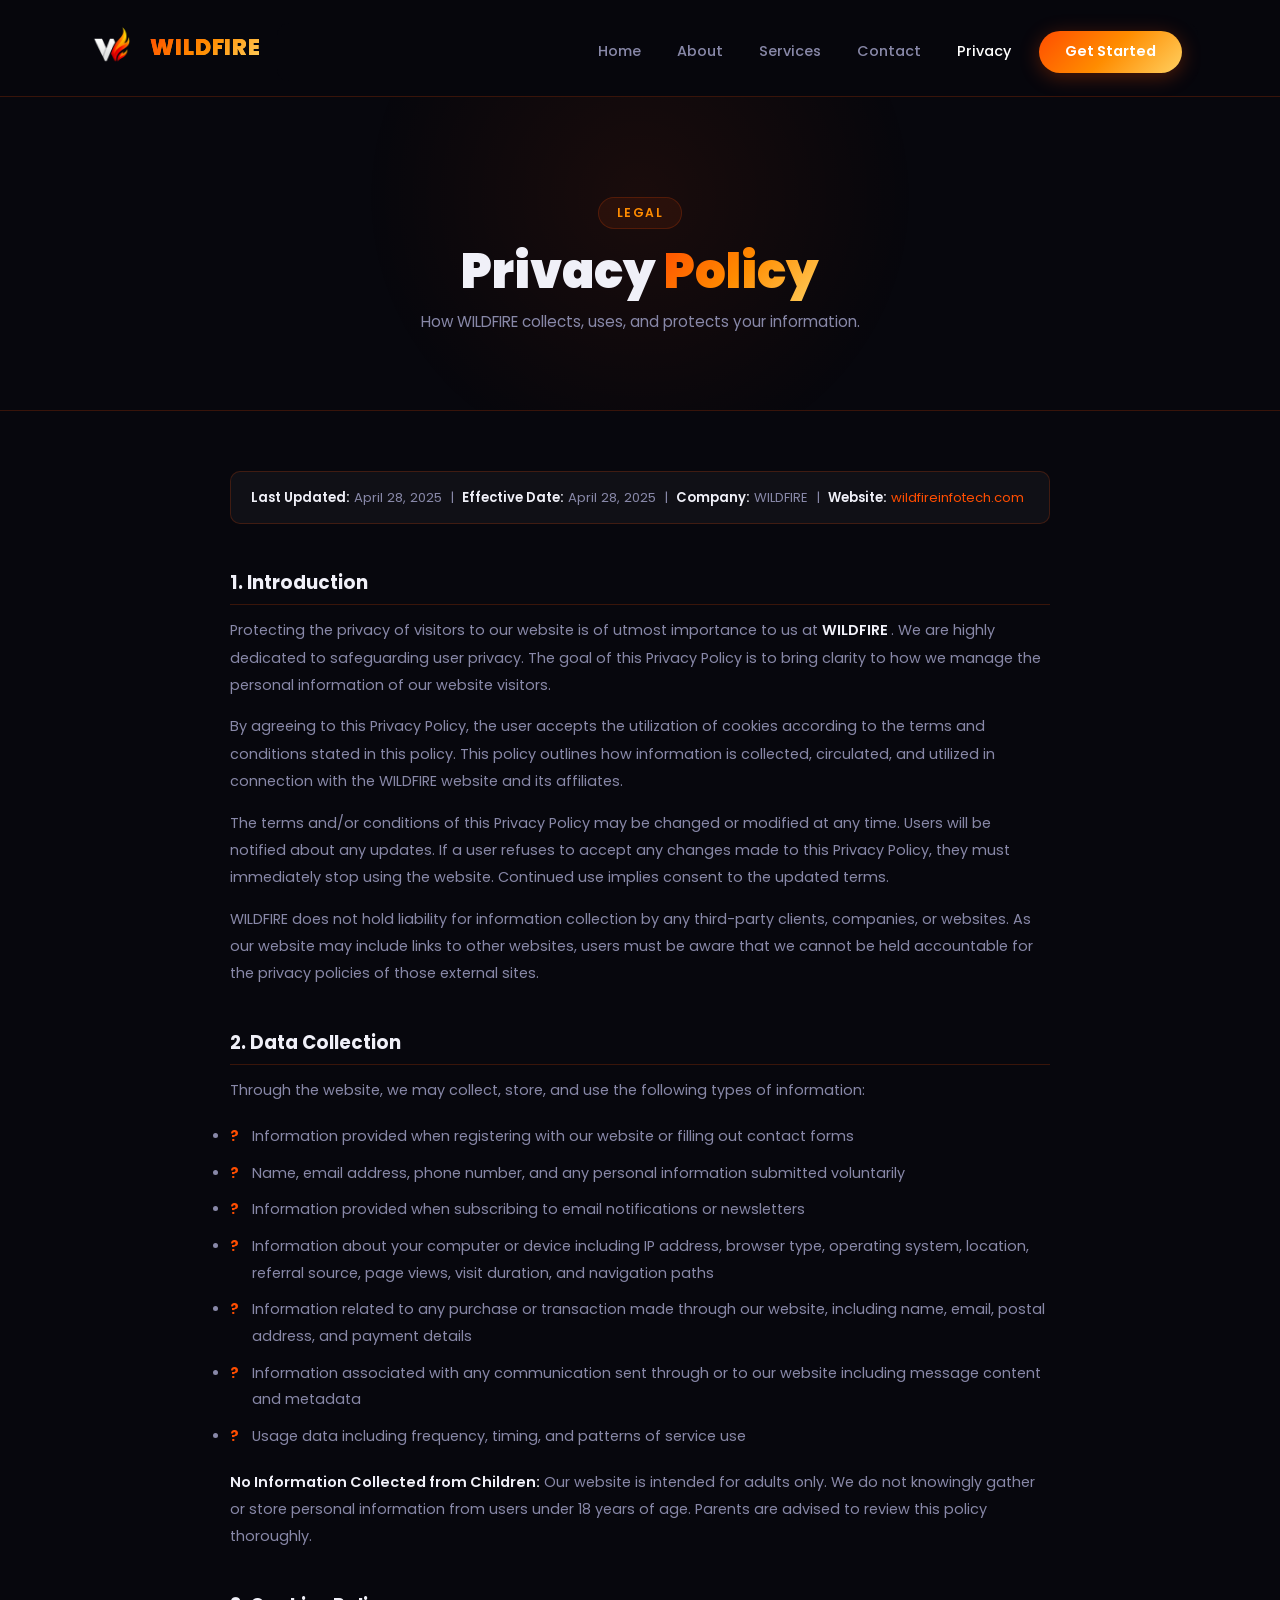
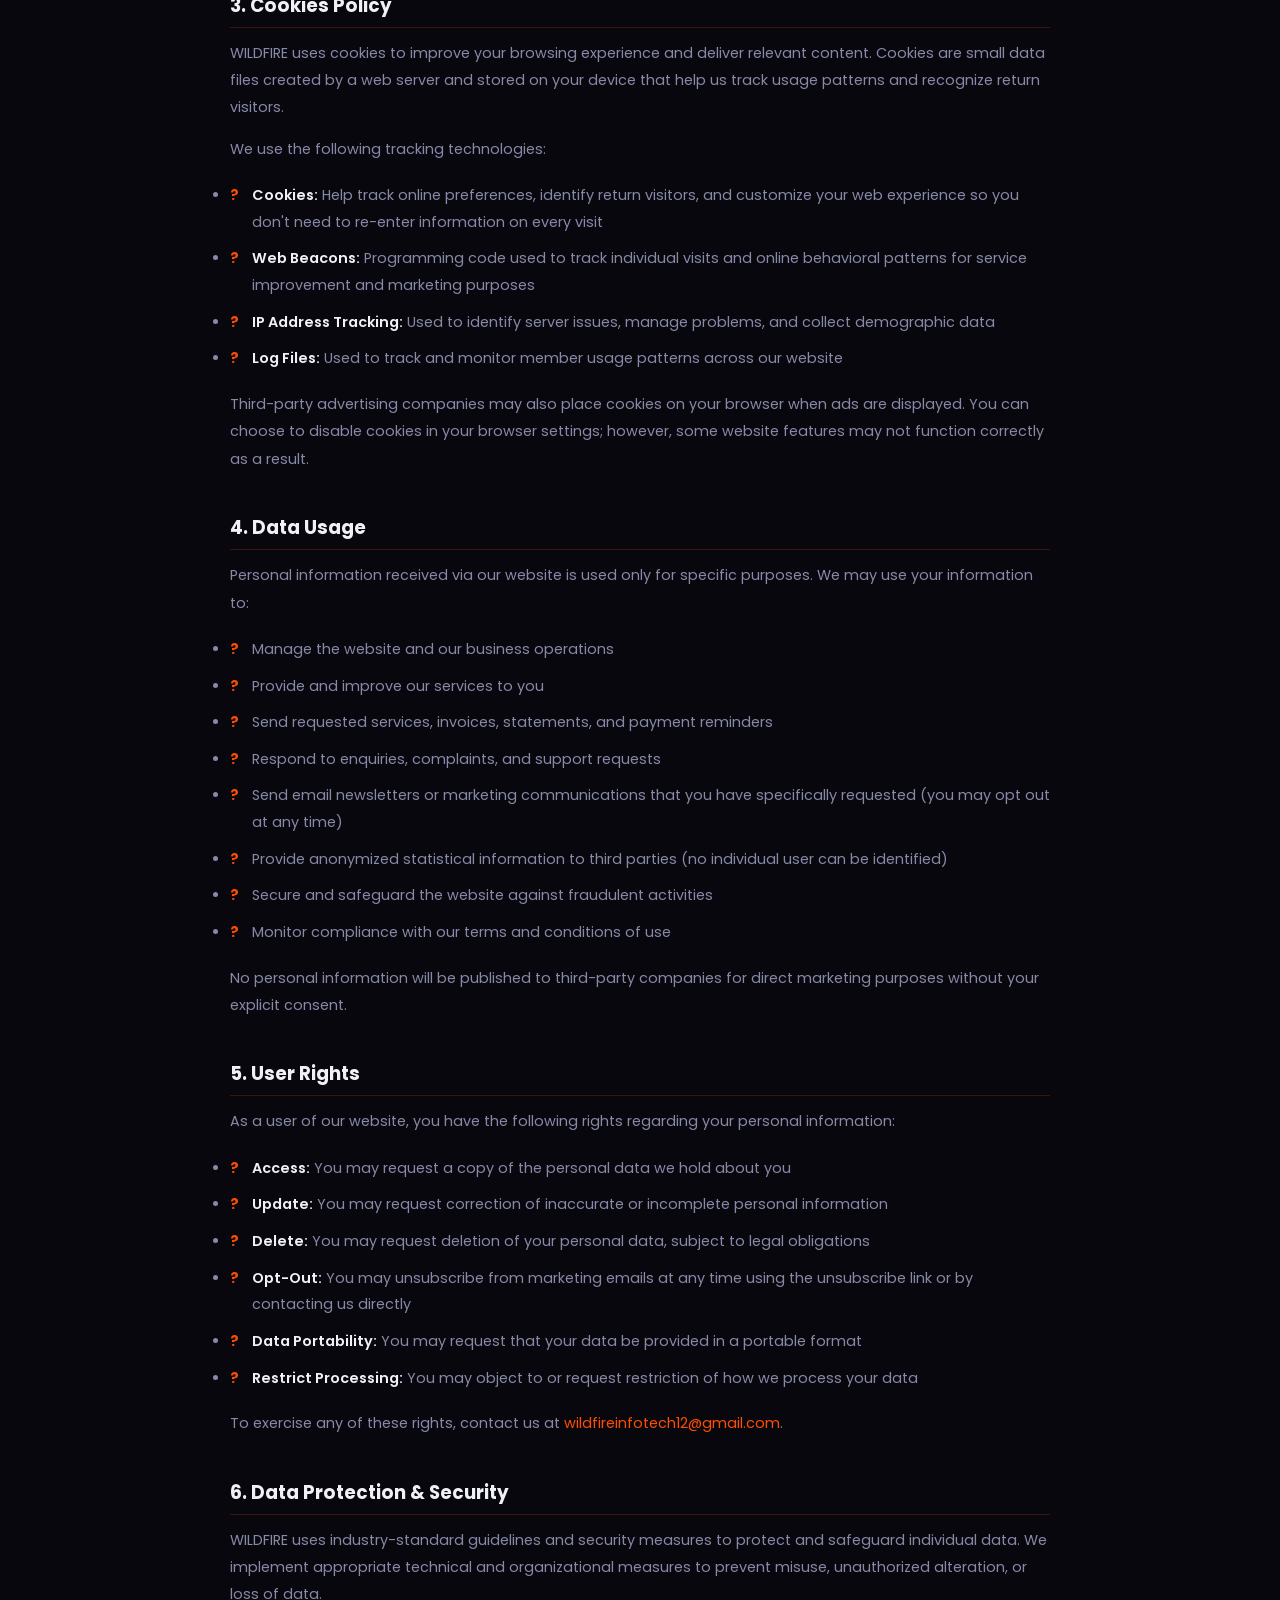
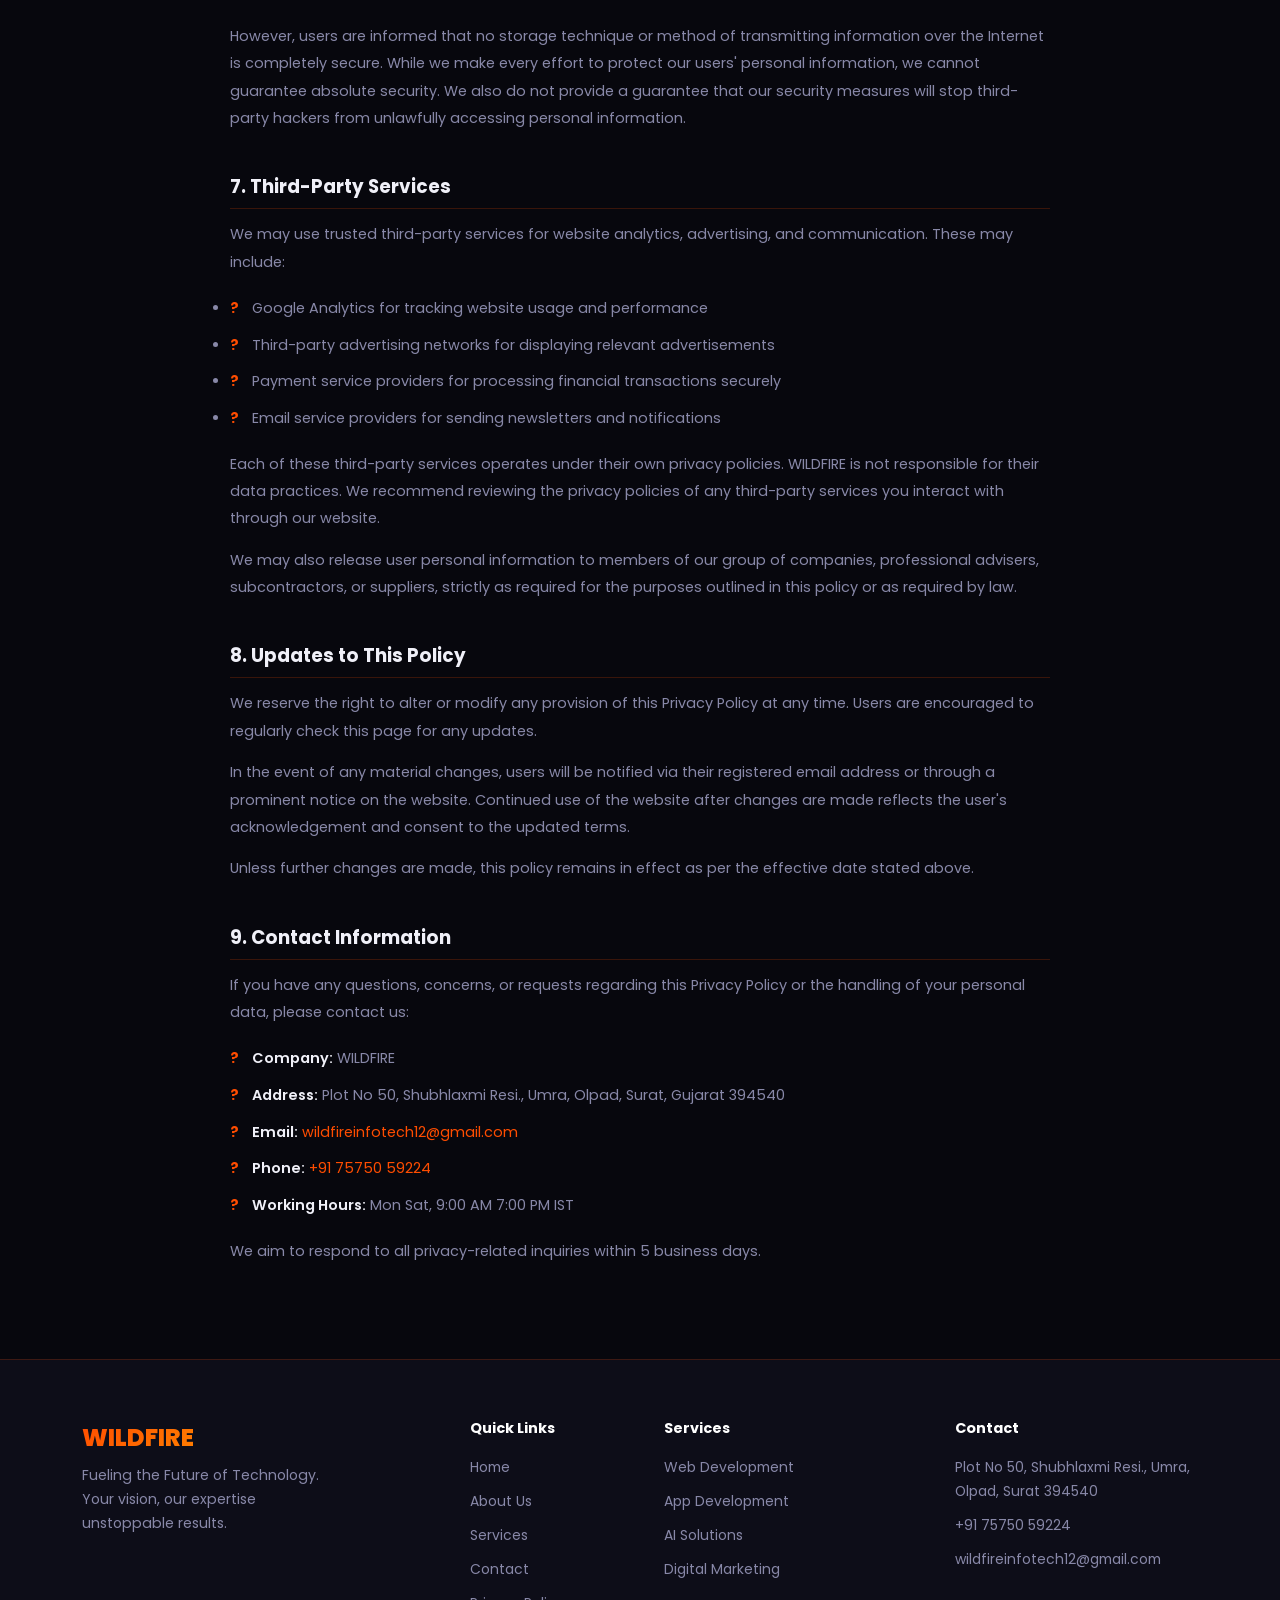
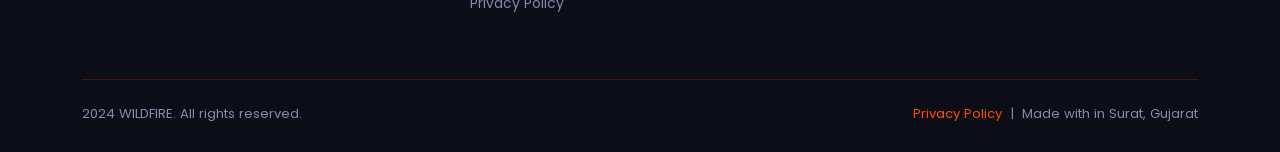
<file: privacy.html>
<!DOCTYPE html>
<html lang="en">
<head>
  <meta charset="UTF-8" />
  <meta name="viewport" content="width=device-width, initial-scale=1.0" />
  <title>Privacy Policy  WILDFIRE</title>
  <meta name="description" content="Privacy Policy for WILDFIRE   how we collect, use, and protect your information." />
  <meta name="robots" content="noindex, follow" />
  <link href="https://cdn.jsdelivr.net/npm/bootstrap@5.3.3/dist/css/bootstrap.min.css" rel="stylesheet" />
  <link href="https://cdn.jsdelivr.net/npm/bootstrap-icons@1.11.3/font/bootstrap-icons.min.css" rel="stylesheet" />
  <link href="https://fonts.googleapis.com/css2?family=Poppins:wght@300;400;500;600;700;800;900&display=swap" rel="stylesheet" />
  <style>
    :root{--fire:#FF4D00;--amber:#FF8C00;--dark:#07070D;--dark2:#0D0D18;--card-bg:rgba(255,255,255,0.04);--border:rgba(255,77,0,0.2);--muted:#8888A8;--gradient:linear-gradient(135deg,#FF4D00,#FF8C00,#FFD060);}
    *{box-sizing:border-box;margin:0;padding:0;}
    body{font-family:'Poppins',sans-serif;background:var(--dark);color:#F0F0F8;overflow-x:hidden;}
    a{text-decoration:none;color:inherit;}

    /* Navbar */
    .navbar{background:rgba(7,7,13,.95);backdrop-filter:blur(20px);border-bottom:1px solid var(--border);padding:14px 0;}
    .navbar-brand{font-weight:800;font-size:1.5rem;background:var(--gradient);-webkit-background-clip:text;-webkit-text-fill-color:transparent;background-clip:text;}
    .nav-link{color:var(--muted)!important;font-weight:500;font-size:.9rem;transition:color .3s;padding:8px 16px!important;}
    .nav-link:hover,.nav-link.active{color:#fff!important;}
    .btn-fire{background:var(--gradient);color:#fff;border:none;border-radius:50px;padding:10px 26px;font-weight:600;font-size:.9rem;transition:all .3s;box-shadow:0 4px 20px rgba(255,77,0,.3);}
    .btn-fire:hover{transform:translateY(-2px);box-shadow:0 8px 30px rgba(255,77,0,.5);color:#fff;}

    /* Page Hero */
    .page-hero{padding:100px 0 60px;text-align:center;position:relative;overflow:hidden;border-bottom:1px solid var(--border);}
    .page-hero::before{content:'';position:absolute;top:-200px;left:50%;transform:translateX(-50%);width:600px;height:600px;background:radial-gradient(circle,rgba(255,77,0,.08) 0%,transparent 65%);pointer-events:none;}
    .page-hero h1{font-size:clamp(2rem,4vw,3rem);font-weight:900;margin-bottom:10px;}
    .page-hero p{color:var(--muted);font-size:.95rem;}
    .text-fire{background:var(--gradient);-webkit-background-clip:text;-webkit-text-fill-color:transparent;background-clip:text;}
    .badge-tag{display:inline-block;padding:6px 18px;border-radius:100px;border:1px solid var(--border);background:rgba(255,77,0,.08);color:var(--amber);font-size:.76rem;font-weight:600;letter-spacing:.12em;text-transform:uppercase;margin-bottom:14px;}

    /* Policy body */
    .policy-wrap{max-width:820px;margin:0 auto;padding:60px 0 80px;}
    .policy-meta{padding:16px 20px;background:var(--card-bg);border:1px solid var(--border);border-radius:10px;font-size:.82rem;color:var(--muted);margin-bottom:48px;}
    .policy-wrap h2{font-size:1.15rem;font-weight:700;color:#F0F0F8;margin:44px 0 12px;padding-bottom:10px;border-bottom:1px solid var(--border);}
    .policy-wrap h2:first-of-type{margin-top:0;}
    .policy-wrap p{font-size:.9rem;color:var(--muted);line-height:1.9;margin-bottom:14px;}
    .policy-wrap ul{padding-left:0;margin-bottom:14px;}
    .policy-wrap ul li{font-size:.9rem;color:var(--muted);line-height:1.85;padding:5px 0 5px 22px;position:relative;}
    .policy-wrap ul li::before{content:'?';position:absolute;left:0;color:var(--fire);font-weight:700;}
    .policy-wrap a{color:var(--fire);}
    .policy-wrap a:hover{text-decoration:underline;}
    strong{color:#F0F0F8;font-weight:600;}

    /* Footer */
    footer{background:var(--dark2);border-top:1px solid var(--border);padding:60px 0 28px;}
    .footer-brand-name{font-size:1.5rem;font-weight:800;background:var(--gradient);-webkit-background-clip:text;-webkit-text-fill-color:transparent;background-clip:text;}
    .footer-tagline{color:var(--muted);font-size:.88rem;margin-top:8px;max-width:260px;line-height:1.7;}
    footer h6{font-weight:700;font-size:.9rem;color:#fff;margin-bottom:18px;}
    footer ul{list-style:none;padding:0;}
    footer ul li{margin-bottom:10px;}
    footer ul li a{color:var(--muted);font-size:.87rem;transition:all .3s;}
    footer ul li a:hover{color:var(--fire);padding-left:4px;}
    footer ul li span{color:var(--muted);font-size:.87rem;}
    .footer-bottom{border-top:1px solid var(--border);padding-top:24px;margin-top:48px;display:flex;justify-content:space-between;align-items:center;flex-wrap:wrap;gap:10px;}
    .footer-bottom p{color:var(--muted);font-size:.82rem;margin:0;}
    .footer-bottom a{color:var(--fire);}
  </style>
</head>
<body>

<!-- NAVBAR -->
<nav class="navbar navbar-expand-lg" id="navbar">
  <div class="container">
    <a class="navbar-brand" href="index.html"><img src="img/weblogo.png" alt="WILDFIRE" style="height:58px;width:auto;object-fit:contain;margin-right:10px;" /><span style="font-family:Poppins,sans-serif;font-weight:800;font-size:1.4rem;background:linear-gradient(135deg,#FF4D00,#FF8C00,#FFD060);-webkit-background-clip:text;-webkit-text-fill-color:transparent;background-clip:text;letter-spacing:0.04em;vertical-align:middle;">WILDFIRE</span></a>
    <button class="navbar-toggler border-0" type="button" data-bs-toggle="collapse" data-bs-target="#navMenu" aria-label="Toggle navigation" style="color:#fff;">
      <i class="bi bi-list" style="font-size:1.5rem;"></i>
    </button>
    <div class="collapse navbar-collapse" id="navMenu" style="background:rgba(7,7,13,.97);border-radius:12px;margin-top:8px;padding:8px 16px;">
      <ul class="navbar-nav ms-auto align-items-lg-center gap-1 py-2 py-lg-0" style="background:transparent;">
        <li class="nav-item"><a class="nav-link" href="index.html">Home</a></li>
        <li class="nav-item"><a class="nav-link" href="about.html">About</a></li>
        <li class="nav-item"><a class="nav-link" href="services.html">Services</a></li>
        <li class="nav-item"><a class="nav-link" href="contact.html">Contact</a></li>
        <li class="nav-item"><a class="nav-link active" href="privacy.html">Privacy</a></li>
        <li class="nav-item ms-lg-2 mt-2 mt-lg-0"><a href="contact.html" class="btn btn-fire">Get Started</a></li>
      </ul>
    </div>
  </div>
</nav>

<!-- PAGE HERO -->
<section class="page-hero">
  <div class="container position-relative">
    <span class="badge-tag">Legal</span>
    <h1>Privacy <span class="text-fire">Policy</span></h1>
    <p>How WILDFIRE  collects, uses, and protects your information.</p>
  </div>
</section>

<!-- POLICY CONTENT -->
<section style="padding:0;">
  <div class="container">
    <div class="policy-wrap">

      <div class="policy-meta">
        <strong>Last Updated:</strong> April 28, 2025 &nbsp;|&nbsp;
        <strong>Effective Date:</strong> April 28, 2025 &nbsp;|&nbsp;
        <strong>Company:</strong> WILDFIRE  &nbsp;|&nbsp;
        <strong>Website:</strong> <a href="index.html">wildfireinfotech.com</a>
      </div>

      <h2>1. Introduction</h2>
      <p>Protecting the privacy of visitors to our website is of utmost importance to us at <strong>WILDFIRE </strong>. We are highly dedicated to safeguarding user privacy. The goal of this Privacy Policy is to bring clarity to how we manage the personal information of our website visitors.</p>
      <p>By agreeing to this Privacy Policy, the user accepts the utilization of cookies according to the terms and conditions stated in this policy. This policy outlines how information is collected, circulated, and utilized in connection with the WILDFIRE  website and its affiliates.</p>
      <p>The terms and/or conditions of this Privacy Policy may be changed or modified at any time. Users will be notified about any updates. If a user refuses to accept any changes made to this Privacy Policy, they must immediately stop using the website. Continued use implies consent to the updated terms.</p>
      <p>WILDFIRE  does not hold liability for information collection by any third-party clients, companies, or websites. As our website may include links to other websites, users must be aware that we cannot be held accountable for the privacy policies of those external sites.</p>

      <h2>2. Data Collection</h2>
      <p>Through the website, we may collect, store, and use the following types of information:</p>
      <ul>
        <li>Information provided when registering with our website or filling out contact forms</li>
        <li>Name, email address, phone number, and any personal information submitted voluntarily</li>
        <li>Information provided when subscribing to email notifications or newsletters</li>
        <li>Information about your computer or device  including IP address, browser type, operating system, location, referral source, page views, visit duration, and navigation paths</li>
        <li>Information related to any purchase or transaction made through our website, including name, email, postal address, and payment details</li>
        <li>Information associated with any communication sent through or to our website  including message content and metadata</li>
        <li>Usage data including frequency, timing, and patterns of service use</li>
      </ul>
      <p><strong>No Information Collected from Children:</strong> Our website is intended for adults only. We do not knowingly gather or store personal information from users under 18 years of age. Parents are advised to review this policy thoroughly.</p>

      <h2>3. Cookies Policy</h2>
      <p>WILDFIRE  uses cookies to improve your browsing experience and deliver relevant content. Cookies are small data files created by a web server and stored on your device that help us track usage patterns and recognize return visitors.</p>
      <p>We use the following tracking technologies:</p>
      <ul>
        <li><strong>Cookies:</strong> Help track online preferences, identify return visitors, and customize your web experience so you don't need to re-enter information on every visit</li>
        <li><strong>Web Beacons:</strong> Programming code used to track individual visits and online behavioral patterns for service improvement and marketing purposes</li>
        <li><strong>IP Address Tracking:</strong> Used to identify server issues, manage problems, and collect demographic data</li>
        <li><strong>Log Files:</strong> Used to track and monitor member usage patterns across our website</li>
      </ul>
      <p>Third-party advertising companies may also place cookies on your browser when ads are displayed. You can choose to disable cookies in your browser settings; however, some website features may not function correctly as a result.</p>

      <h2>4. Data Usage</h2>
      <p>Personal information received via our website is used only for specific purposes. We may use your information to:</p>
      <ul>
        <li>Manage the website and our business operations</li>
        <li>Provide and improve our services to you</li>
        <li>Send requested services, invoices, statements, and payment reminders</li>
        <li>Respond to enquiries, complaints, and support requests</li>
        <li>Send email newsletters or marketing communications that you have specifically requested (you may opt out at any time)</li>
        <li>Provide anonymized statistical information to third parties (no individual user can be identified)</li>
        <li>Secure and safeguard the website against fraudulent activities</li>
        <li>Monitor compliance with our terms and conditions of use</li>
      </ul>
      <p>No personal information will be published to third-party companies for direct marketing purposes without your explicit consent.</p>

      <h2>5. User Rights</h2>
      <p>As a user of our website, you have the following rights regarding your personal information:</p>
      <ul>
        <li><strong>Access:</strong> You may request a copy of the personal data we hold about you</li>
        <li><strong>Update:</strong> You may request correction of inaccurate or incomplete personal information</li>
        <li><strong>Delete:</strong> You may request deletion of your personal data, subject to legal obligations</li>
        <li><strong>Opt-Out:</strong> You may unsubscribe from marketing emails at any time using the unsubscribe link or by contacting us directly</li>
        <li><strong>Data Portability:</strong> You may request that your data be provided in a portable format</li>
        <li><strong>Restrict Processing:</strong> You may object to or request restriction of how we process your data</li>
      </ul>
      <p>To exercise any of these rights, contact us at <a href="mailto:wildfireinfotech12@gmail.com">wildfireinfotech12@gmail.com</a>.</p>

      <h2>6. Data Protection & Security</h2>
      <p>WILDFIRE  uses industry-standard guidelines and security measures to protect and safeguard individual data. We implement appropriate technical and organizational measures to prevent misuse, unauthorized alteration, or loss of data.</p>
      <p>However, users are informed that no storage technique or method of transmitting information over the Internet is completely secure. While we make every effort to protect our users' personal information, we cannot guarantee absolute security. We also do not provide a guarantee that our security measures will stop third-party hackers from unlawfully accessing personal information.</p>

      <h2>7. Third-Party Services</h2>
      <p>We may use trusted third-party services for website analytics, advertising, and communication. These may include:</p>
      <ul>
        <li>Google Analytics  for tracking website usage and performance</li>
        <li>Third-party advertising networks  for displaying relevant advertisements</li>
        <li>Payment service providers  for processing financial transactions securely</li>
        <li>Email service providers  for sending newsletters and notifications</li>
      </ul>
      <p>Each of these third-party services operates under their own privacy policies. WILDFIRE  is not responsible for their data practices. We recommend reviewing the privacy policies of any third-party services you interact with through our website.</p>
      <p>We may also release user personal information to members of our group of companies, professional advisers, subcontractors, or suppliers, strictly as required for the purposes outlined in this policy or as required by law.</p>

      <h2>8. Updates to This Policy</h2>
      <p>We reserve the right to alter or modify any provision of this Privacy Policy at any time. Users are encouraged to regularly check this page for any updates.</p>
      <p>In the event of any material changes, users will be notified via their registered email address or through a prominent notice on the website. Continued use of the website after changes are made reflects the user's acknowledgement and consent to the updated terms.</p>
      <p>Unless further changes are made, this policy remains in effect as per the effective date stated above.</p>

      <h2>9. Contact Information</h2>
      <p>If you have any questions, concerns, or requests regarding this Privacy Policy or the handling of your personal data, please contact us:</p>
      <ul style="list-style-type: none; padding: 0;">
        <li><strong>Company:</strong> WILDFIRE </li>
        <li><strong>Address:</strong> Plot No 50, Shubhlaxmi Resi., Umra, Olpad, Surat, Gujarat  394540</li>
        <li><strong>Email:</strong> <a href="mailto:wildfireinfotech12@gmail.com">wildfireinfotech12@gmail.com</a></li>
        <li><strong>Phone:</strong> <a href="tel:+917575059224">+91 75750 59224</a></li>
        <li><strong>Working Hours:</strong> Mon  Sat, 9:00 AM  7:00 PM IST</li>
      </ul>
      <p>We aim to respond to all privacy-related inquiries within 5 business days.</p>

    </div>
  </div>
</section>

<!-- FOOTER -->
<footer>
  <div class="container">
    <div class="row g-5">
      <div class="col-lg-4">
        <div class="footer-brand-name">WILDFIRE</div>
        <p class="footer-tagline">Fueling the Future of Technology. Your vision, our expertise  unstoppable results.</p>
      </div>
      <div class="col-sm-6 col-lg-2">
        <h6>Quick Links</h6>
        <ul>
          <li><a href="index.html">Home</a></li>
          <li><a href="about.html">About Us</a></li>
          <li><a href="services.html">Services</a></li>
          <li><a href="contact.html">Contact</a></li>
          <li><a href="privacy.html">Privacy Policy</a></li>
        </ul>
      </div>
      <div class="col-sm-6 col-lg-3">
        <h6>Services</h6>
        <ul>
          <li><a href="services.html">Web Development</a></li>
          <li><a href="services.html">App Development</a></li>
          <li><a href="services.html">AI Solutions</a></li>
          <li><a href="services.html">Digital Marketing</a></li>
        </ul>
      </div>
      <div class="col-lg-3">
        <h6>Contact</h6>
        <ul>
          <li><span> Plot No 50, Shubhlaxmi Resi., Umra, Olpad, Surat  394540</span></li>
          <li><a href="tel:+917575059224"> +91 75750 59224</a></li>
          <li><a href="mailto:wildfireinfotech12@gmail.com"> wildfireinfotech12@gmail.com</a></li>
        </ul>
      </div>
    </div>
    <div class="footer-bottom">
      <p> 2024 WILDFIRE. All rights reserved.</p>
      <p><a href="privacy.html">Privacy Policy</a> &nbsp;|&nbsp; Made with  in Surat, Gujarat</p>
    </div>
  </div>
</footer>

<script src="https://cdn.jsdelivr.net/npm/bootstrap@5.3.3/dist/js/bootstrap.bundle.min.js"></script>
</body>
</html>
</file>
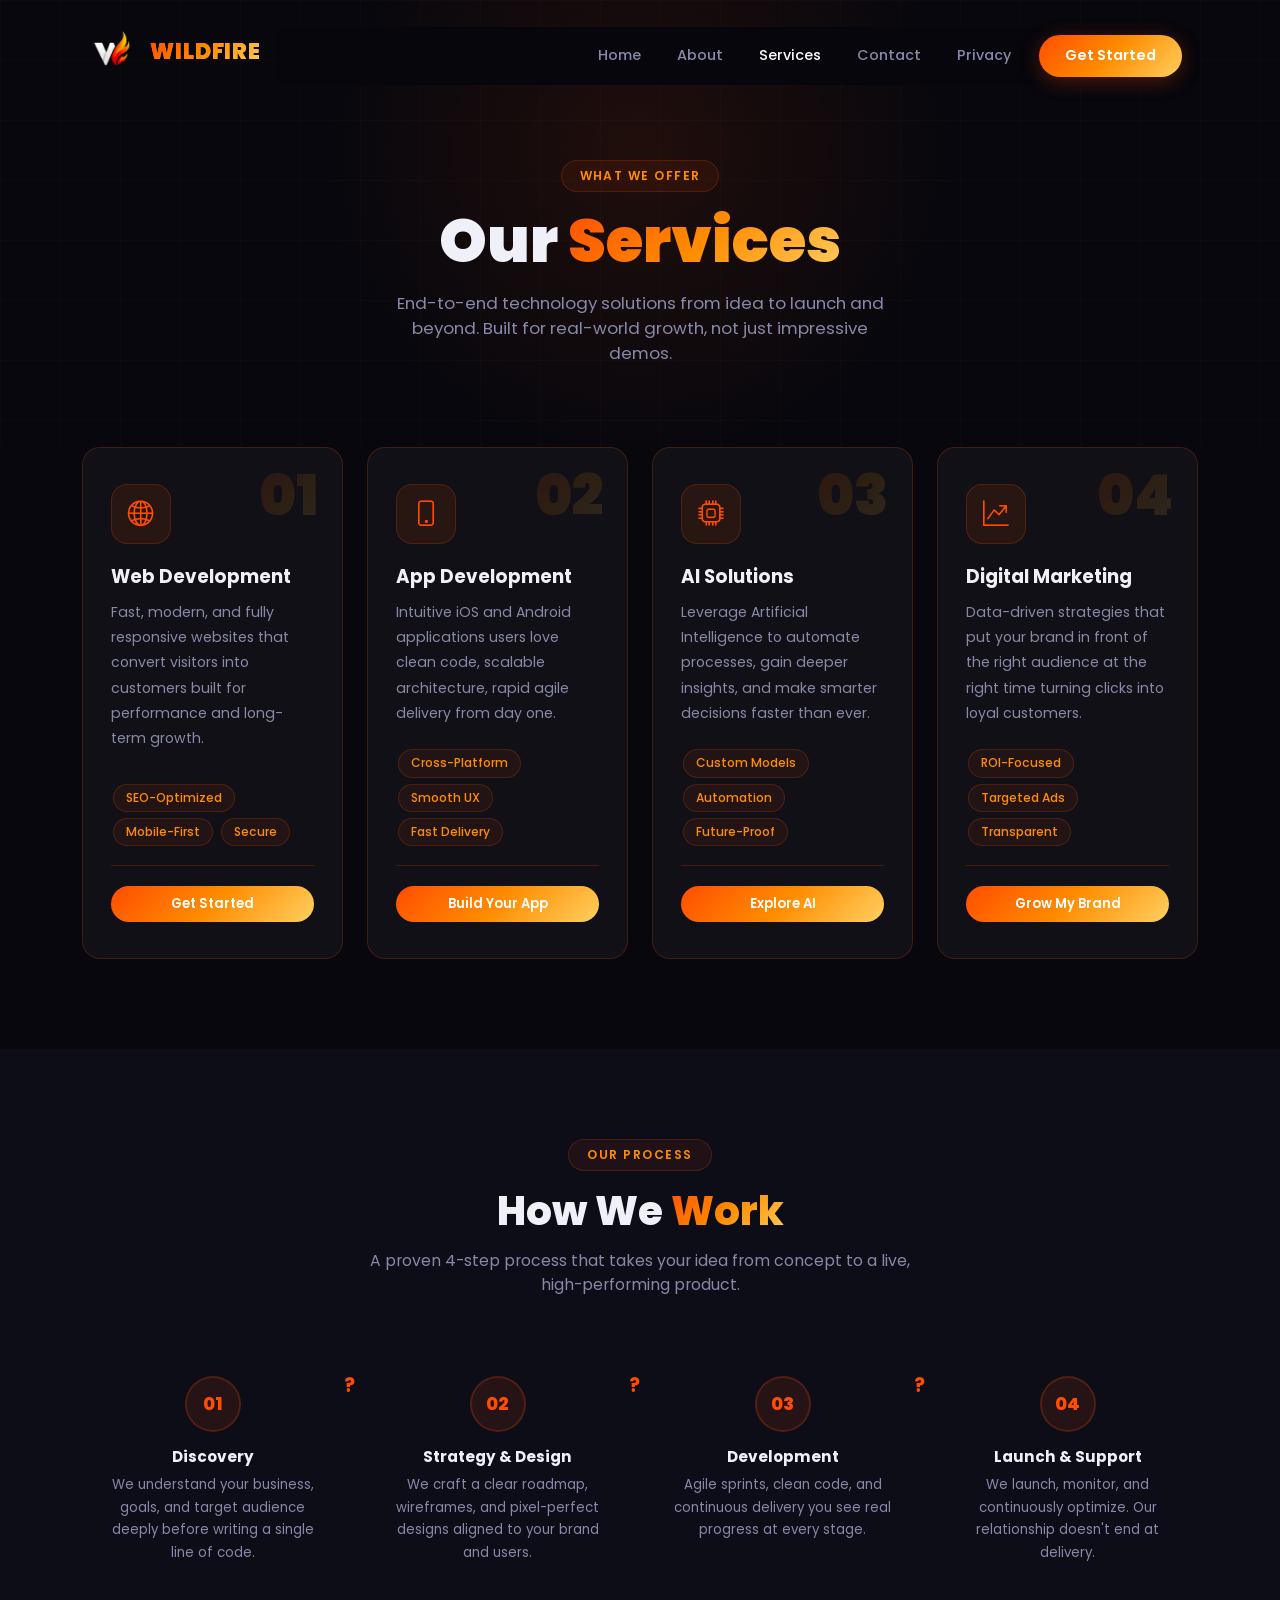
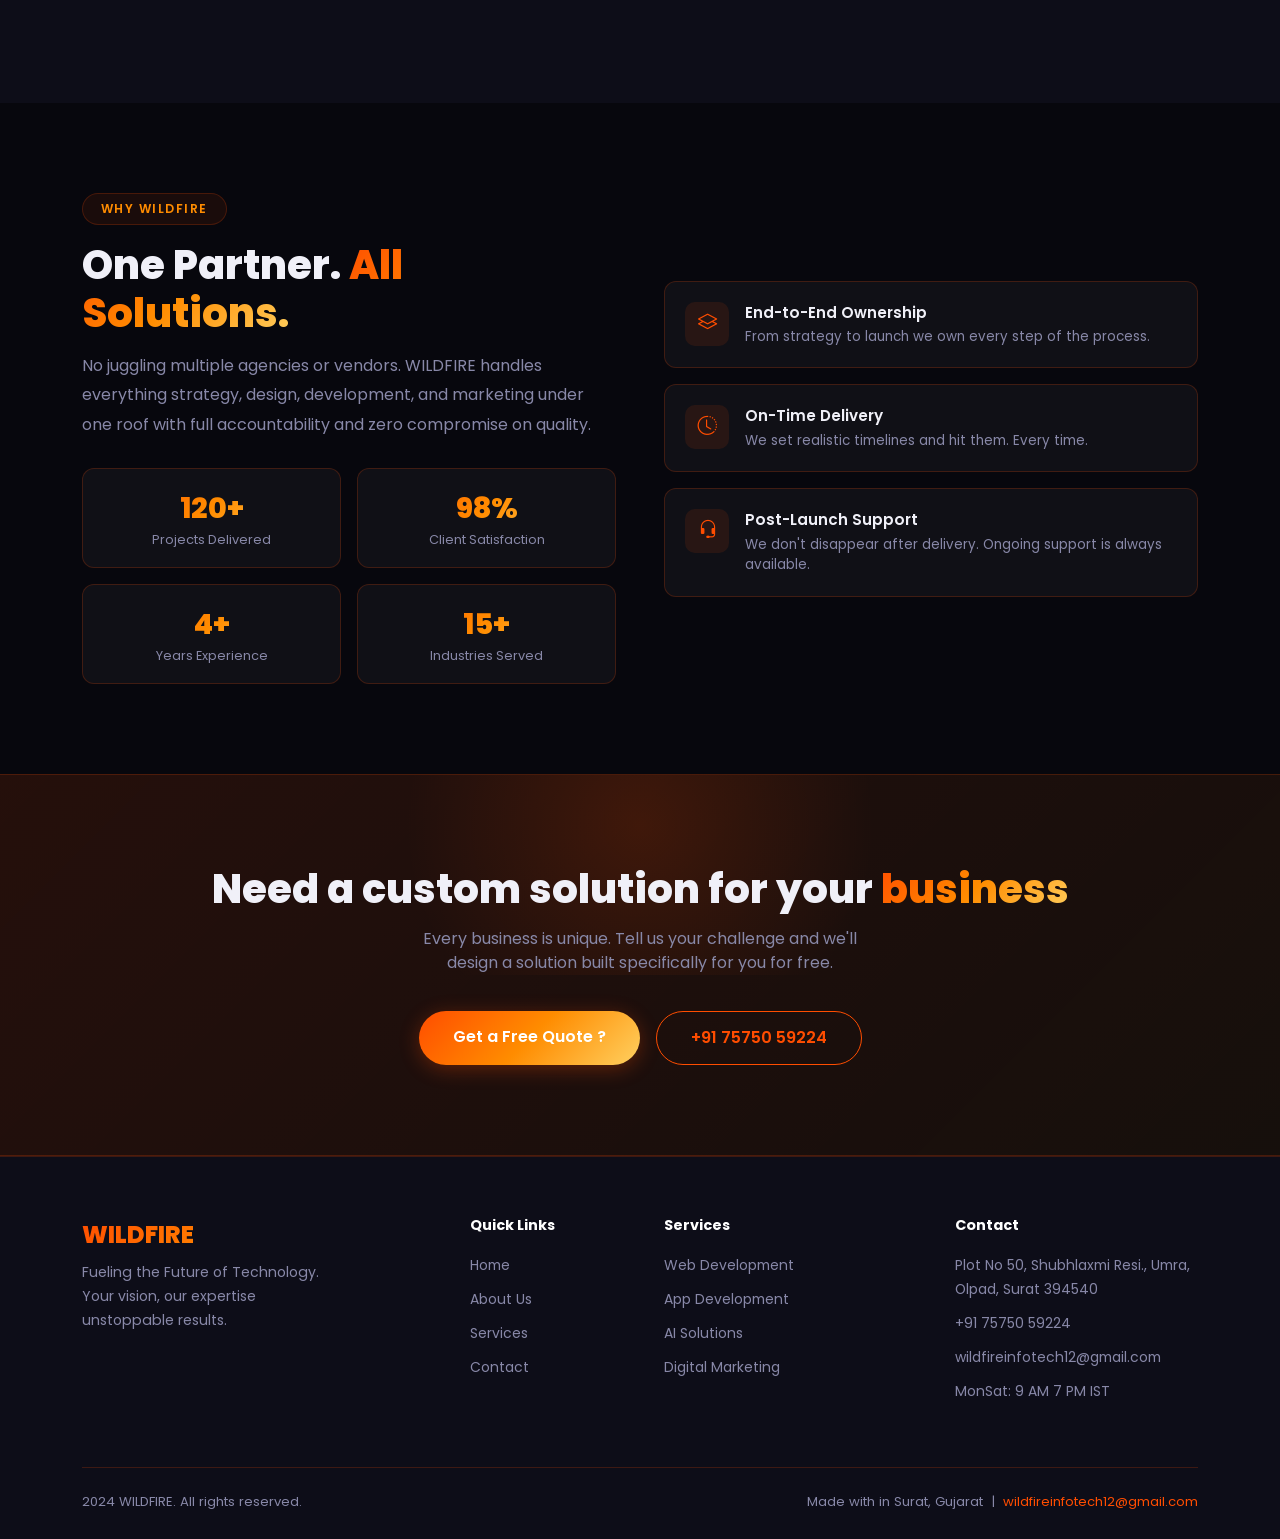
<file: services.html>
<!DOCTYPE html>
<html lang="en">

<head>
  <meta charset="UTF-8" />
  <meta name="viewport" content="width=device-width, initial-scale=1.0" />
  <title>Services WILDFIRE</title>
  <meta name="description"
    content="WILDFIRE offers Web Development, App Development, AI Solutions, and Digital Marketing services in Surat, Gujarat." />
  <link href="https://cdn.jsdelivr.net/npm/bootstrap@5.3.3/dist/css/bootstrap.min.css" rel="stylesheet" />
  <link href="https://cdn.jsdelivr.net/npm/bootstrap-icons@1.11.3/font/bootstrap-icons.min.css" rel="stylesheet" />
  <link href="https://fonts.googleapis.com/css2?family=Poppins:wght@300;400;500;600;700;800;900&display=swap"
    rel="stylesheet" />
  <style>
    :root {
      --fire: #FF4D00;
      --amber: #FF8C00;
      --dark: #07070D;
      --dark2: #0D0D18;
      --card-bg: rgba(255, 255, 255, 0.04);
      --border: rgba(255, 77, 0, 0.2);
      --muted: #8888A8;
      --gradient: linear-gradient(135deg, #FF4D00, #FF8C00, #FFD060);
    }

    * {
      box-sizing: border-box;
      margin: 0;
      padding: 0;
    }

    body {
      font-family: 'Poppins', sans-serif;
      background: var(--dark);
      color: #F0F0F8;
      overflow-x: hidden;
    }

    a {
      text-decoration: none;
      color: inherit;
    }

    /* Navbar */
    .navbar {
      background: transparent;
      padding: 18px 0;
      transition: all .3s;
    }

    .navbar.scrolled {
      background: rgba(7, 7, 13, .92);
      backdrop-filter: blur(20px);
      border-bottom: 1px solid var(--border);
      padding: 12px 0;
    }

    .navbar-brand {
      font-weight: 800;
      font-size: 1.5rem;
      background: var(--gradient);
      -webkit-background-clip: text;
      -webkit-text-fill-color: transparent;
      background-clip: text;
    }

    .nav-link {
      color: var(--muted) !important;
      font-weight: 500;
      font-size: .9rem;
      transition: color .3s;
      padding: 8px 16px !important;
    }

    .nav-link:hover,
    .nav-link.active {
      color: #fff !important;
    }

    .btn-fire {
      background: var(--gradient);
      color: #fff;
      border: none;
      border-radius: 50px;
      padding: 10px 26px;
      font-weight: 600;
      font-size: .9rem;
      transition: all .3s;
      box-shadow: 0 4px 20px rgba(255, 77, 0, .3);
    }

    .btn-fire:hover {
      transform: translateY(-2px);
      box-shadow: 0 8px 30px rgba(255, 77, 0, .5);
      color: #fff;
    }

    .btn-outline-fire {
      border: 1.5px solid var(--fire);
      color: var(--fire);
      border-radius: 50px;
      padding: 10px 26px;
      font-weight: 600;
      font-size: .9rem;
      transition: all .3s;
      background: transparent;
    }

    .btn-outline-fire:hover {
      background: rgba(255, 77, 0, .1);
      transform: translateY(-2px);
    }

    .btn-fire-sm {
      background: var(--gradient);
      color: #fff;
      border: none;
      border-radius: 50px;
      padding: 8px 22px;
      font-weight: 600;
      font-size: .82rem;
      transition: all .3s;
    }

    .btn-fire-sm:hover {
      transform: translateY(-2px);
      box-shadow: 0 6px 20px rgba(255, 77, 0, .4);
      color: #fff;
    }

    /* Page Hero */
    .page-hero {
      padding: 160px 0 80px;
      text-align: center;
      position: relative;
      overflow: hidden;
    }

    .page-hero::before {
      content: '';
      position: absolute;
      top: -200px;
      left: 50%;
      transform: translateX(-50%);
      width: 700px;
      height: 700px;
      background: radial-gradient(circle, rgba(255, 77, 0, .1) 0%, transparent 65%);
      pointer-events: none;
    }

    .hero-grid {
      position: absolute;
      inset: 0;
      background-image: linear-gradient(rgba(255, 77, 0, .03) 1px, transparent 1px), linear-gradient(90deg, rgba(255, 77, 0, .03) 1px, transparent 1px);
      background-size: 60px 60px;
      pointer-events: none;
    }

    .page-hero h1 {
      font-size: clamp(2.4rem, 5vw, 3.8rem);
      font-weight: 900;
      line-height: 1.1;
      margin-bottom: 16px;
    }

    .page-hero p {
      color: var(--muted);
      font-size: 1.05rem;
      max-width: 520px;
      margin: 0 auto;
    }

    .text-fire {
      background: var(--gradient);
      -webkit-background-clip: text;
      -webkit-text-fill-color: transparent;
      background-clip: text;
    }

    .badge-tag {
      display: inline-block;
      padding: 6px 18px;
      border-radius: 100px;
      border: 1px solid var(--border);
      background: rgba(255, 77, 0, .08);
      color: var(--amber);
      font-size: .76rem;
      font-weight: 600;
      letter-spacing: .12em;
      text-transform: uppercase;
      margin-bottom: 16px;
    }

    /* Sections */
    section {
      padding: 90px 0;
    }

    .bg-dark2 {
      background: var(--dark2);
    }

    .section-title {
      font-size: clamp(1.8rem, 3.5vw, 2.5rem);
      font-weight: 800;
      line-height: 1.2;
      margin-bottom: 14px;
    }

    .section-sub {
      color: var(--muted);
      font-size: .98rem;
      max-width: 540px;
    }

    /* Service cards */
    .service-card {
      background: var(--card-bg);
      border: 1px solid var(--border);
      border-radius: 18px;
      padding: 36px 28px;
      height: 100%;
      display: flex;
      flex-direction: column;
      transition: all .35s;
      position: relative;
      overflow: hidden;
    }

    .service-card::before {
      content: '';
      position: absolute;
      top: 0;
      left: 0;
      right: 0;
      height: 2px;
      background: var(--gradient);
      opacity: 0;
      transition: opacity .3s;
    }

    .service-card:hover {
      transform: translateY(-10px);
      border-color: rgba(255, 77, 0, .45);
      box-shadow: 0 0 50px rgba(255, 77, 0, .2);
    }

    .service-card:hover::before {
      opacity: 1;
    }

    .svc-icon {
      width: 60px;
      height: 60px;
      border-radius: 16px;
      background: rgba(255, 77, 0, .1);
      border: 1px solid var(--border);
      display: flex;
      align-items: center;
      justify-content: center;
      font-size: 1.6rem;
      color: var(--fire);
      margin-bottom: 22px;
      transition: all .3s;
    }

    .service-card:hover .svc-icon {
      background: rgba(255, 77, 0, .2);
      transform: scale(1.1) rotate(-4deg);
    }

    .svc-num {
      position: absolute;
      top: 20px;
      right: 24px;
      font-size: 3.5rem;
      font-weight: 900;
      background: var(--gradient);
      -webkit-background-clip: text;
      -webkit-text-fill-color: transparent;
      background-clip: text;
      opacity: .12;
      line-height: 1;
    }

    .service-card h5 {
      font-weight: 700;
      font-size: 1.15rem;
      margin-bottom: 12px;
    }

    .service-card p {
      color: var(--muted);
      font-size: .88rem;
      line-height: 1.8;
      flex-grow: 1;
      margin-bottom: 20px;
    }

    .benefit-tag {
      display: inline-block;
      padding: 4px 12px;
      border-radius: 100px;
      background: rgba(255, 77, 0, .08);
      border: 1px solid var(--border);
      color: var(--amber);
      font-size: .76rem;
      font-weight: 500;
      margin: 3px 2px;
    }

    .svc-footer {
      margin-top: auto;
      padding-top: 20px;
      border-top: 1px solid var(--border);
    }

    /* Process strip */
    .process-step {
      text-align: center;
      padding: 32px 20px;
    }

    .process-num {
      width: 56px;
      height: 56px;
      border-radius: 50%;
      background: rgba(255, 77, 0, .1);
      border: 2px solid var(--border);
      display: flex;
      align-items: center;
      justify-content: center;
      font-size: 1.1rem;
      font-weight: 800;
      color: var(--fire);
      margin: 0 auto 16px;
    }

    .process-step h6 {
      font-weight: 700;
      font-size: .95rem;
      margin-bottom: 8px;
    }

    .process-step p {
      color: var(--muted);
      font-size: .83rem;
      line-height: 1.7;
    }

    .process-connector {
      position: relative;
    }

    .process-connector::after {
      content: '?';
      position: absolute;
      top: 28px;
      right: -12px;
      color: var(--fire);
      font-size: 1.2rem;
      font-weight: 700;
    }

    @media(max-width:768px) {
      .process-connector::after {
        display: none;
      }
    }

    /* CTA */
    .cta-section {
      background: linear-gradient(135deg, rgba(255, 77, 0, .12), rgba(255, 140, 0, .06));
      border-top: 1px solid var(--border);
      border-bottom: 1px solid var(--border);
      text-align: center;
      position: relative;
      overflow: hidden;
    }

    .cta-section::before {
      content: '';
      position: absolute;
      top: -100px;
      left: 50%;
      transform: translateX(-50%);
      width: 600px;
      height: 300px;
      background: radial-gradient(circle, rgba(255, 77, 0, .15) 0%, transparent 70%);
    }

    .cta-section h2 {
      font-size: clamp(1.8rem, 3.5vw, 2.5rem);
      font-weight: 800;
      margin-bottom: 14px;
    }

    .cta-section p {
      color: var(--muted);
      max-width: 480px;
      margin: 0 auto 36px;
    }

    /* Footer */
    footer {
      background: var(--dark2);
      border-top: 1px solid var(--border);
      padding: 60px 0 28px;
    }

    .footer-brand-name {
      font-size: 1.5rem;
      font-weight: 800;
      background: var(--gradient);
      -webkit-background-clip: text;
      -webkit-text-fill-color: transparent;
      background-clip: text;
    }

    .footer-tagline {
      color: var(--muted);
      font-size: .88rem;
      margin-top: 8px;
      max-width: 260px;
      line-height: 1.7;
    }

    footer h6 {
      font-weight: 700;
      font-size: .9rem;
      color: #fff;
      margin-bottom: 18px;
    }

    footer ul {
      list-style: none;
      padding: 0;
    }

    footer ul li {
      margin-bottom: 10px;
    }

    footer ul li a {
      color: var(--muted);
      font-size: .87rem;
      transition: all .3s;
    }

    footer ul li a:hover {
      color: var(--fire);
      padding-left: 4px;
    }

    footer ul li span {
      color: var(--muted);
      font-size: .87rem;
    }

    .footer-bottom {
      border-top: 1px solid var(--border);
      padding-top: 24px;
      margin-top: 48px;
      display: flex;
      justify-content: space-between;
      align-items: center;
      flex-wrap: wrap;
      gap: 10px;
    }

    .footer-bottom p {
      color: var(--muted);
      font-size: .82rem;
      margin: 0;
    }

    .footer-bottom a {
      color: var(--fire);
    }

    /* Reveal */
    .reveal {
      opacity: 0;
      transform: translateY(26px);
      transition: opacity .7s ease, transform .7s ease;
    }

    .reveal.visible {
      opacity: 1;
      transform: translateY(0);
    }

    .d1 {
      transition-delay: .1s;
    }

    .d2 {
      transition-delay: .2s;
    }

    .d3 {
      transition-delay: .3s;
    }

    .d4 {
      transition-delay: .4s;
    }
  </style>
</head>

<body>

  <!-- NAVBAR -->
  <nav class="navbar navbar-expand-lg fixed-top" id="navbar">
    <div class="container">
      <a class="navbar-brand" href="index.html"><img src="img/weblogo.png" alt="WILDFIRE"
          style="height:58px;width:auto;object-fit:contain;margin-right:10px;" /><span
          style="font-family:Poppins,sans-serif;font-weight:800;font-size:1.4rem;background:linear-gradient(135deg,#FF4D00,#FF8C00,#FFD060);-webkit-background-clip:text;-webkit-text-fill-color:transparent;background-clip:text;letter-spacing:0.04em;vertical-align:middle;">WILDFIRE</span></a>
      <button class="navbar-toggler border-0" type="button" data-bs-toggle="collapse" data-bs-target="#navMenu"
        aria-label="Toggle navigation" style="color:#fff;">
        <i class="bi bi-list" style="font-size:1.5rem;"></i>
      </button>
      <div class="collapse navbar-collapse" id="navMenu"
        style="background:rgba(7,7,13,.97);border-radius:12px;margin-top:8px;padding:8px 16px;">
        <ul class="navbar-nav ms-auto align-items-lg-center gap-1 py-2 py-lg-0" style="background:transparent;">
          <li class="nav-item"><a class="nav-link" href="index.html">Home</a></li>
          <li class="nav-item"><a class="nav-link" href="about.html">About</a></li>
          <li class="nav-item"><a class="nav-link active" href="services.html">Services</a></li>
          <li class="nav-item"><a class="nav-link" href="contact.html">Contact</a></li>
          <li class="nav-item"><a class="nav-link" href="privacy.html">Privacy</a></li>
          <li class="nav-item ms-lg-2 mt-2 mt-lg-0"><a href="contact.html" class="btn btn-fire">Get Started</a></li>
        </ul>
      </div>
    </div>
  </nav>

  <!-- PAGE HERO -->
  <section class="page-hero">
    <div class="hero-grid"></div>
    <div class="container position-relative">
      <span class="badge-tag reveal">What We Offer</span>
      <h1 class="reveal">Our <span class="text-fire">Services</span></h1>
      <p class="reveal">End-to-end technology solutions from idea to launch and beyond. Built for real-world growth, not
        just impressive demos.</p>
    </div>
  </section>

  <!-- SERVICES GRID -->
  <section style="padding-top:0;">
    <div class="container">
      <div class="row g-4">

        <!-- Web Development -->
        <div class="col-md-6 col-xl-3 reveal d1">
          <div class="service-card">
            <span class="svc-num">01</span>
            <div class="svc-icon"><i class="bi bi-globe2"></i></div>
            <h5>Web Development</h5>
            <p>Fast, modern, and fully responsive websites that convert visitors into customers built for performance
              and long-term growth.</p>
            <div class="mb-3">
              <span class="benefit-tag">SEO-Optimized</span>
              <span class="benefit-tag"> Mobile-First</span>
              <span class="benefit-tag"> Secure</span>
            </div>
            <div class="svc-footer">
              <a href="contact.html" class="btn btn-fire-sm w-100">Get Started </a>
            </div>
          </div>
        </div>

        <!-- App Development -->
        <div class="col-md-6 col-xl-3 reveal d2">
          <div class="service-card">
            <span class="svc-num">02</span>
            <div class="svc-icon"><i class="bi bi-phone"></i></div>
            <h5>App Development</h5>
            <p>Intuitive iOS and Android applications users love clean code, scalable architecture, rapid agile delivery
              from day one.</p>
            <div class="mb-3">
              <span class="benefit-tag"> Cross-Platform</span>
              <span class="benefit-tag"> Smooth UX</span>
              <span class="benefit-tag"> Fast Delivery</span>
            </div>
            <div class="svc-footer">
              <a href="contact.html" class="btn btn-fire-sm w-100">Build Your App </a>
            </div>
          </div>
        </div>

        <!-- AI Solutions -->
        <div class="col-md-6 col-xl-3 reveal d3">
          <div class="service-card">
            <span class="svc-num">03</span>
            <div class="svc-icon"><i class="bi bi-cpu"></i></div>
            <h5>AI Solutions</h5>
            <p>Leverage Artificial Intelligence to automate processes, gain deeper insights, and make smarter decisions
              faster than ever.</p>
            <div class="mb-3">
              <span class="benefit-tag"> Custom Models</span>
              <span class="benefit-tag"> Automation</span>
              <span class="benefit-tag"> Future-Proof</span>
            </div>
            <div class="svc-footer">
              <a href="contact.html" class="btn btn-fire-sm w-100">Explore AI </a>
            </div>
          </div>
        </div>

        <!-- Digital Marketing -->
        <div class="col-md-6 col-xl-3 reveal d4">
          <div class="service-card">
            <span class="svc-num">04</span>
            <div class="svc-icon"><i class="bi bi-graph-up-arrow"></i></div>
            <h5>Digital Marketing</h5>
            <p>Data-driven strategies that put your brand in front of the right audience at the right time turning
              clicks into loyal customers.</p>
            <div class="mb-3">
              <span class="benefit-tag"> ROI-Focused</span>
              <span class="benefit-tag"> Targeted Ads</span>
              <span class="benefit-tag"> Transparent</span>
            </div>
            <div class="svc-footer">
              <a href="contact.html" class="btn btn-fire-sm w-100">Grow My Brand </a>
            </div>
          </div>
        </div>

      </div>
    </div>
  </section>

  <!-- HOW WE WORK -->
  <section class="bg-dark2">
    <div class="container">
      <div class="text-center reveal">
        <span class="badge-tag">Our Process</span>
        <h2 class="section-title">How We <span class="text-fire">Work</span></h2>
        <p class="section-sub mx-auto mb-5">A proven 4-step process that takes your idea from concept to a live,
          high-performing product.</p>
      </div>
      <div class="row g-4">
        <div class="col-sm-6 col-lg-3 reveal d1">
          <div class="process-step process-connector">
            <div class="process-num">01</div>
            <h6>Discovery</h6>
            <p>We understand your business, goals, and target audience deeply before writing a single line of code.</p>
          </div>
        </div>
        <div class="col-sm-6 col-lg-3 reveal d2">
          <div class="process-step process-connector">
            <div class="process-num">02</div>
            <h6>Strategy & Design</h6>
            <p>We craft a clear roadmap, wireframes, and pixel-perfect designs aligned to your brand and users.</p>
          </div>
        </div>
        <div class="col-sm-6 col-lg-3 reveal d3">
          <div class="process-step process-connector">
            <div class="process-num">03</div>
            <h6>Development</h6>
            <p>Agile sprints, clean code, and continuous delivery you see real progress at every stage.</p>
          </div>
        </div>
        <div class="col-sm-6 col-lg-3 reveal d4">
          <div class="process-step">
            <div class="process-num">04</div>
            <h6>Launch & Support</h6>
            <p>We launch, monitor, and continuously optimize. Our relationship doesn't end at delivery.</p>
          </div>
        </div>
      </div>
    </div>
  </section>

  <!-- WHY WILDFIRE FOR SERVICES -->
  <section>
    <div class="container">
      <div class="row align-items-center g-5">
        <div class="col-lg-6 reveal">
          <span class="badge-tag">Why WILDFIRE</span>
          <h2 class="section-title">One Partner. <span class="text-fire">All Solutions.</span></h2>
          <p style="color:var(--muted);line-height:1.85;margin-bottom:28px;">No juggling multiple agencies or vendors.
            WILDFIRE handles everything strategy, design, development, and marketing under one roof with full
            accountability and zero compromise on quality.</p>
          <div class="row g-3">
            <div class="col-6">
              <div
                style="padding:18px;background:var(--card-bg);border:1px solid var(--border);border-radius:12px;text-align:center;">
                <div
                  style="font-size:1.8rem;font-weight:800;background:var(--gradient);-webkit-background-clip:text;-webkit-text-fill-color:transparent;background-clip:text;">
                  120+</div>
                <div style="color:var(--muted);font-size:.8rem;">Projects Delivered</div>
              </div>
            </div>
            <div class="col-6">
              <div
                style="padding:18px;background:var(--card-bg);border:1px solid var(--border);border-radius:12px;text-align:center;">
                <div
                  style="font-size:1.8rem;font-weight:800;background:var(--gradient);-webkit-background-clip:text;-webkit-text-fill-color:transparent;background-clip:text;">
                  98%</div>
                <div style="color:var(--muted);font-size:.8rem;">Client Satisfaction</div>
              </div>
            </div>
            <div class="col-6">
              <div
                style="padding:18px;background:var(--card-bg);border:1px solid var(--border);border-radius:12px;text-align:center;">
                <div
                  style="font-size:1.8rem;font-weight:800;background:var(--gradient);-webkit-background-clip:text;-webkit-text-fill-color:transparent;background-clip:text;">
                  4+</div>
                <div style="color:var(--muted);font-size:.8rem;">Years Experience</div>
              </div>
            </div>
            <div class="col-6">
              <div
                style="padding:18px;background:var(--card-bg);border:1px solid var(--border);border-radius:12px;text-align:center;">
                <div
                  style="font-size:1.8rem;font-weight:800;background:var(--gradient);-webkit-background-clip:text;-webkit-text-fill-color:transparent;background-clip:text;">
                  15+</div>
                <div style="color:var(--muted);font-size:.8rem;">Industries Served</div>
              </div>
            </div>
          </div>
        </div>
        <div class="col-lg-6">
          <div class="row g-3">
            <div class="col-12 reveal d1">
              <div
                style="display:flex;gap:16px;align-items:flex-start;padding:20px;background:var(--card-bg);border:1px solid var(--border);border-radius:12px;">
                <div
                  style="width:44px;height:44px;border-radius:10px;background:rgba(255,77,0,.1);display:flex;align-items:center;justify-content:center;color:var(--fire);font-size:1.2rem;flex-shrink:0;">
                  <i class="bi bi-layers"></i></div>
                <div>
                  <div style="font-weight:600;font-size:.95rem;margin-bottom:3px;">End-to-End Ownership</div>
                  <div style="color:var(--muted);font-size:.84rem;">From strategy to launch we own every step of the
                    process.</div>
                </div>
              </div>
            </div>
            <div class="col-12 reveal d2">
              <div
                style="display:flex;gap:16px;align-items:flex-start;padding:20px;background:var(--card-bg);border:1px solid var(--border);border-radius:12px;">
                <div
                  style="width:44px;height:44px;border-radius:10px;background:rgba(255,77,0,.1);display:flex;align-items:center;justify-content:center;color:var(--fire);font-size:1.2rem;flex-shrink:0;">
                  <i class="bi bi-clock-history"></i></div>
                <div>
                  <div style="font-weight:600;font-size:.95rem;margin-bottom:3px;">On-Time Delivery</div>
                  <div style="color:var(--muted);font-size:.84rem;">We set realistic timelines and hit them. Every time.
                  </div>
                </div>
              </div>
            </div>
            <div class="col-12 reveal d3">
              <div
                style="display:flex;gap:16px;align-items:flex-start;padding:20px;background:var(--card-bg);border:1px solid var(--border);border-radius:12px;">
                <div
                  style="width:44px;height:44px;border-radius:10px;background:rgba(255,77,0,.1);display:flex;align-items:center;justify-content:center;color:var(--fire);font-size:1.2rem;flex-shrink:0;">
                  <i class="bi bi-headset"></i></div>
                <div>
                  <div style="font-weight:600;font-size:.95rem;margin-bottom:3px;">Post-Launch Support</div>
                  <div style="color:var(--muted);font-size:.84rem;">We don't disappear after delivery. Ongoing support
                    is always available.</div>
                </div>
              </div>
            </div>
          </div>
        </div>
      </div>
    </div>
  </section>

  <!-- CTA -->
  <section class="cta-section">
    <div class="container position-relative">
      <div class="reveal">
        <h2>Need a custom solution for your <span class="text-fire">business</span></h2>
        <p>Every business is unique. Tell us your challenge and we'll design a solution built specifically for you for
          free.</p>
        <div class="d-flex flex-wrap justify-content-center gap-3">
          <a href="contact.html" class="btn btn-fire" style="font-size:1rem;padding:14px 34px;">Get a Free Quote ?</a>
          <a href="tel:+917575059224" class="btn btn-outline-fire" style="font-size:1rem;padding:14px 34px;"> +91 75750
            59224</a>
        </div>
      </div>
    </div>
  </section>

  <!-- FOOTER -->
  <footer>
    <div class="container">
      <div class="row g-5">
        <div class="col-lg-4">
          <div class="footer-brand-name">WILDFIRE</div>
          <p class="footer-tagline">Fueling the Future of Technology. Your vision, our expertise unstoppable results.
          </p>
        </div>
        <div class="col-sm-6 col-lg-2">
          <h6>Quick Links</h6>
          <ul>
            <li><a href="index.html">Home</a></li>
            <li><a href="about.html">About Us</a></li>
            <li><a href="services.html">Services</a></li>
            <li><a href="contact.html">Contact</a></li>
          </ul>
        </div>
        <div class="col-sm-6 col-lg-3">
          <h6>Services</h6>
          <ul>
            <li><a href="services.html">Web Development</a></li>
            <li><a href="services.html">App Development</a></li>
            <li><a href="services.html">AI Solutions</a></li>
            <li><a href="services.html">Digital Marketing</a></li>
          </ul>
        </div>
        <div class="col-lg-3">
          <h6>Contact</h6>
          <ul>
            <li><span> Plot No 50, Shubhlaxmi Resi., Umra, Olpad, Surat 394540</span></li>
            <li><a href="tel:+917575059224"> +91 75750 59224</a></li>
            <li><a href="mailto:wildfireinfotech12@gmail.com"> wildfireinfotech12@gmail.com</a></li>
            <li><span> MonSat: 9 AM 7 PM IST</span></li>
          </ul>
        </div>
      </div>
      <div class="footer-bottom">
        <p> 2024 WILDFIRE. All rights reserved.</p>
        <p>Made with in Surat, Gujarat &nbsp;|&nbsp; <a
            href="mailto:wildfireinfotech12@gmail.com">wildfireinfotech12@gmail.com</a></p>
      </div>
    </div>
  </footer>

  <script src="https://cdn.jsdelivr.net/npm/bootstrap@5.3.3/dist/js/bootstrap.bundle.min.js"></script>
  <script>
    window.addEventListener('scroll', () => {
      document.getElementById('navbar').classList.toggle('scrolled', window.scrollY > 40);
    });
    const obs = new IntersectionObserver(entries => {
      entries.forEach(e => { if (e.isIntersecting) { e.target.classList.add('visible'); obs.unobserve(e.target); } });
    }, { threshold: 0.1 });
    document.querySelectorAll('.reveal').forEach(el => obs.observe(el));
  </script>
</body>

</html>
</file>
